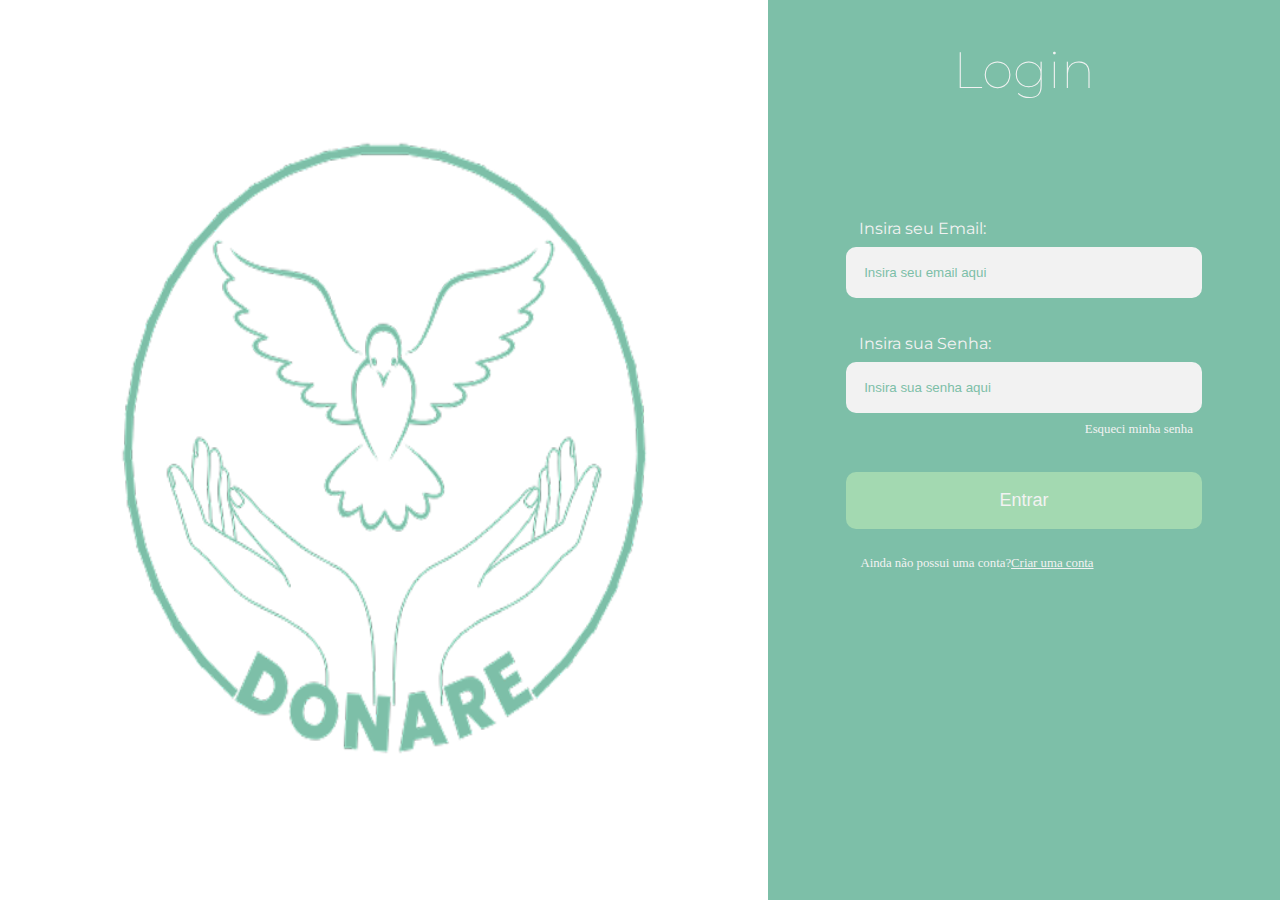
<file: frontend/pages/AdmPerfilInstituicao.html>
<!DOCTYPE html>
<html lang="pt-BR">
<head>
  <meta charset="UTF-8" />
  <meta name="viewport" content="width=device-width, initial-scale=1.0" />
  <title>Perfil - Donare</title>
  <link rel="icon" type="image/png" href="../img/icone.png">
  <link rel="stylesheet" href="../styles/main.css" />
  <link rel="stylesheet" href="../styles/header.css" />
  <link rel="stylesheet" href="../styles/AdmInstitutoUser.css" />
  <link rel="stylesheet" href="https://cdnjs.cloudflare.com/ajax/libs/font-awesome/6.5.0/css/all.min.css" />
</head>
<body>
  <div id="header-placeholder"></div>

  <div class="main-container">
    <div class="institution-profile-container">
      <section class="institution-details-section">
        <div class="institution-header">
          <h1 id="institutionName"></h1>
          <button id="btnEditInstitution" class="btn-follow-institution">editar</button>
        </div>
        <div class="institution-image-and-info-wrapper">
          <img id="institutionImage" src="" alt="Imagem da Instituição" class="institution-image"/>
          <div class="institution-info">
            <h3>Localização:</h3>
            <p id="institutionLocation"></p>
          </div>
        </div>
      </section>
      <aside class="campaigns-section">
        <h2>Campanhas:</h2>
        <div id="campaignsList" class="campaigns-grid"></div>
      </aside>
    </div>
  </div>

  <div id="modalInstitution" class="modal">
    <div class="modal-content">
      <button class="modal-close" onclick="fecharModalInstitution()">×</button>
      <h2 class="modal-title">Edite sua Instituição</h2>
      <form id="institutionEditForm" class="modal-form">
        <input type="hidden" id="enderecoId"/>
        <div class="form-grid">
          <div class="field"><label for="nome">Nome:</label><input id="nome" type="text"/></div>
          <div class="field"><label for="email">Email:</label><input id="email" type="email" readonly/></div>
          <div class="field"><label for="cpfOuCnpj">CPF/CNPJ:</label><input id="cpfOuCnpj" type="text" readonly/></div>
          <div class="field"><label for="rua">Rua:</label><input id="rua" type="text"/></div>
          <div class="field"><label for="numero">Número:</label><input id="numero" type="text"/></div>
          <div class="field"><label for="complemento">Complemento:</label><input id="complemento" type="text"/></div>
          <div class="field"><label for="bairro">Bairro:</label><input id="bairro" type="text"/></div>
          <div class="field"><label for="cidade">Cidade:</label><input id="cidade" type="text"/></div>
          <div class="field"><label for="estado">Estado (UF):</label><input id="estado" type="text" maxlength="2"/></div>
          <div class="field"><label for="cep">CEP:</label><input id="cep" type="text"/></div>
          <div class="field image-field">
            <label for="imagem">Alterar imagem:</label>
            <div class="image-preview-bg">
              <div class="image-preview-container" onclick="document.getElementById('imagem').click()">
                <img id="preview" alt="Preview da Instituição"/>
              </div>
            </div>
            <input id="imagem" type="file" accept="image/*" hidden onchange="previewImage(event)"/>
          </div>
        </div>
        <div class="modal-footer">
          <button type="button" class="btn-cancel" onclick="fecharModalInstitution()">Cancelar</button>
          <button type="button" id="btnChangePassword" class="btn-submit">Alterar Senha</button>
          <button type="submit" class="btn-submit">Concluir</button>
        </div>
      </form>
    </div>
  </div>

  <div id="modalSenhaConfirm" class="modal">
    <div class="modal-content">
      <button class="modal-close" onclick="fecharModalSenha()">×</button>
      <h2 class="modal-title">Confirme sua Senha</h2>
      <form id="senhaConfirmForm" class="modal-form">
        <div class="form-grid">
          <div class="field full-span">
            <label for="senhaAtualConfirm">Senha atual:</label>
            <input id="senhaAtualConfirm" type="password" required/>
          </div>
        </div>
        <div class="modal-footer">
          <button type="button" class="btn-cancel" onclick="fecharModalSenha()">Cancelar</button>
          <button type="submit" class="btn-submit">Confirmar</button>
        </div>
      </form>
    </div>
  </div>

  <div id="modalChangePassword" class="modal">
    <div class="modal-content">
      <button class="modal-close" id="closeChangePasswordModal">×</button>
      <h2 class="modal-title">Alterar Senha</h2>
      <form id="changePasswordForm" class="modal-form">
        <div class="form-grid">
          <div class="field full-span">
            <label for="inputOldPassword">Senha Atual:</label>
            <input id="inputOldPassword" type="password" required />
          </div>
          <div class="field full-span">
            <label for="inputNewPassword">Nova Senha:</label>
            <input id="inputNewPassword" type="password" required />
          </div>
        </div>
        <div class="modal-footer">
          <button type="button" class="btn-cancel" onclick="fecharModalChangePassword()">Cancelar</button>
          <button type="submit" class="btn-submit">Confirmar</button>
        </div>
      </form>
    </div>
  </div>

  <script src="../js/AdmPerfilInstituicao.js"></script>
  <script src="../js/header.js"></script>
</body>
</html>
</file>
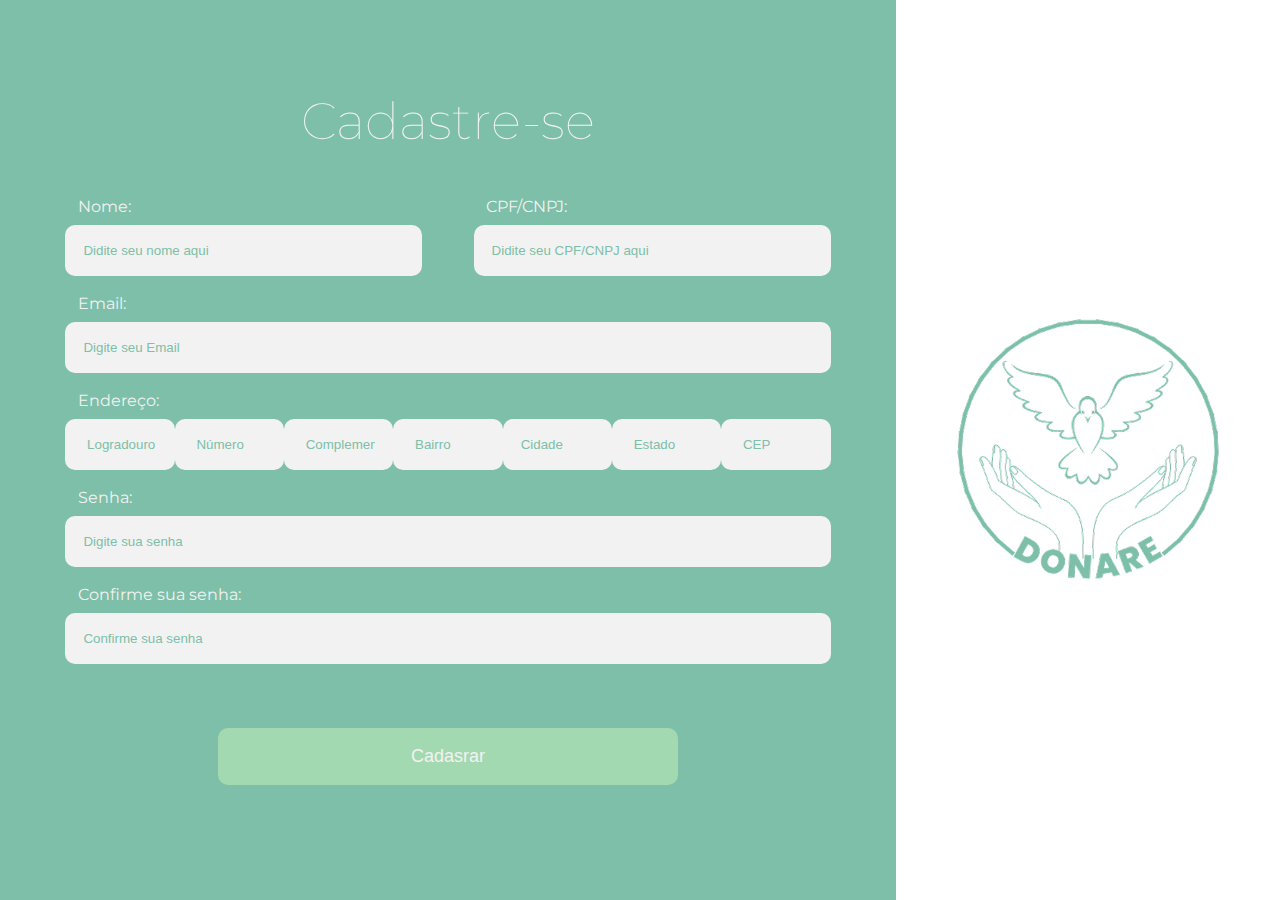
<file: frontend/pages/cadastro.html>
<!DOCTYPE html>
<html lang="pt-br">
<head>
    <meta charset="UTF-8">
    <meta name="viewport" content="width=device-width, initial-scale=1.0">
    <title>Cadastro - Donare</title>
    <link rel="stylesheet" href="../styles/main.css">
    <link rel="stylesheet" href="../styles/cadastro.css">
</head>
<body>
    <div class="container">
        <div class="lado-cadastro">
            <h2>Cadastre-se</h2>
            <form action="." method="post">
                <div class="nome-cpf">
                    <div>
                        <label for="nome" class="nome">Nome:</label>
                        <input type="text" id="nome" placeholder="Didite seu nome aqui" required>
                    </div>
                    <div>
                        <label for="cpf-cnpj" class="cpf-cnpj">CPF/CNPJ:</label>
                        <input type="text" id="cpf-cnpj" placeholder="Didite seu CPF/CNPJ aqui" required>
                    </div>
                </div>
                <label for="email" class="email">Email:</label>
                <input type="email" id="email" placeholder="Digite seu Email" required>

                <label>Endereço:</label>
                <div class="endereco">
                    <input type="text" id="logradouro" placeholder=" Logradouro" required>
                    <input type="text" id="numero" placeholder=" Número" required>
                    <input type="text" id="complemento" placeholder=" Complemento" required>
                    <input type="text" id="bairro" placeholder=" Bairro" required>
                    <input type="text" id="cidade" placeholder="Cidade" required>
                    <input type="text" id="estado" placeholder=" Estado" required>
                    <input type="text" id="cep" placeholder=" CEP" required>
                </div>


                <label for="senha" class="senha">Senha:</label>
                <input type="password" id="senha" placeholder="Digite sua senha" required>

                <label for="confirma-senha" class="confirma-senha">Confirme sua senha:</label>
                <input type="password" id="confirma-senha" placeholder="Confirme sua senha" required>

                <button type="submit">Cadasrar</button>
            </form>
        </div>
        <div class="lado-logo">
            <img src="../assets/logoDonareVerde.png" alt="Logo Donare" class="logo">
        </div>
    </div>
    <script src="../js/cadastro.js"></script>
</body>
</html>
</file>
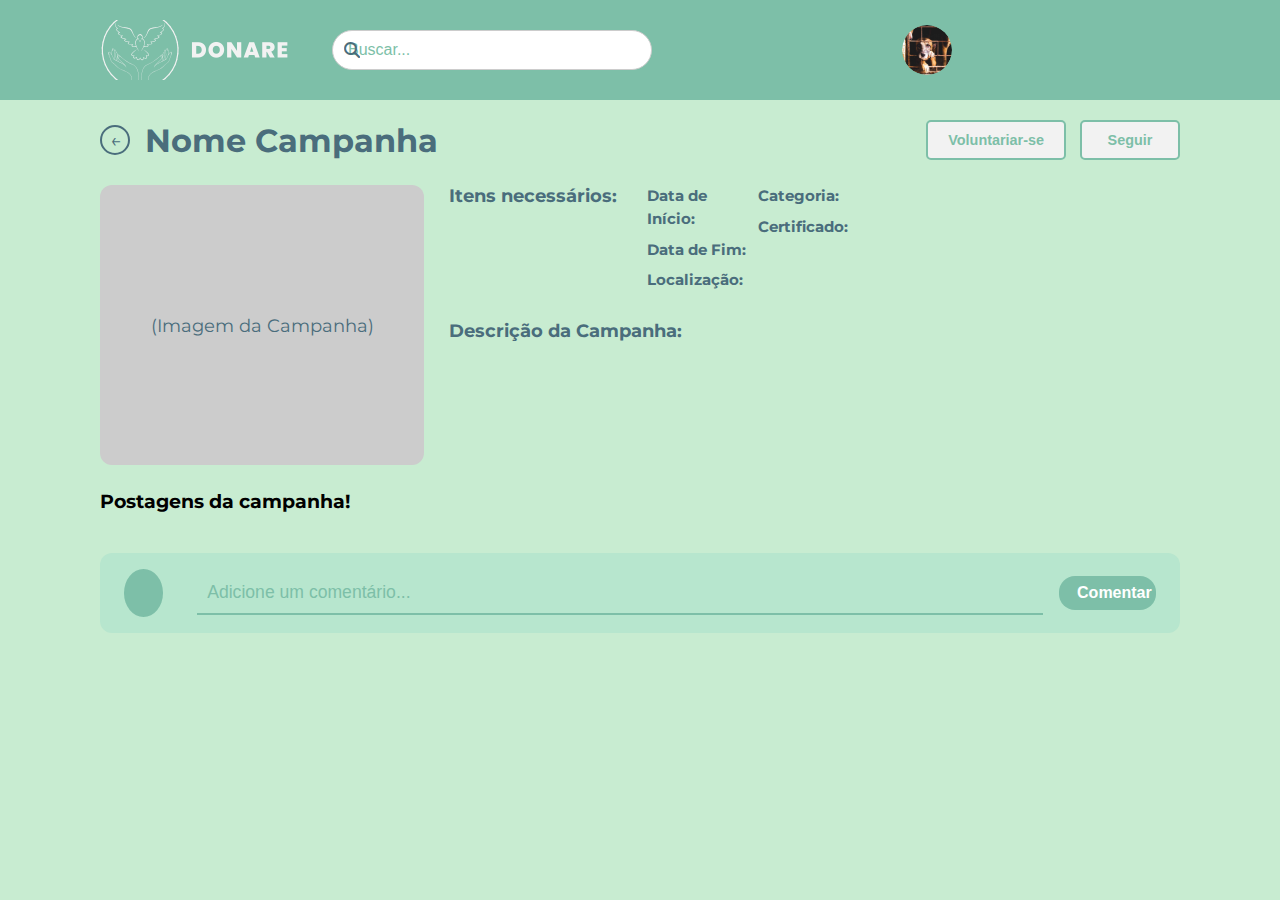
<file: frontend/pages/ComentariosDetalhes.html>
<!DOCTYPE html>
<html lang="pt-BR">

<head>
    <meta charset="UTF-8">
    <meta name="viewport" content="width=device-width, initial-scale=1.0">
    <title>Postagem - Donare</title>
    <link rel="icon" type="image/png" href="../img/icone.png">
    <link rel="stylesheet" href="../styles/header.css">
    <link rel="stylesheet" href="../styles/main.css">
    <link rel="stylesheet" href="../styles/ComentariosDetalhes.css">
    <link rel="stylesheet" href="https://cdnjs.cloudflare.com/ajax/libs/font-awesome/6.5.0/css/all.min.css" />

</head>

<body>
    <header>
        <div id="header-placeholder"></div>
    </header>

    <div class="container">
        <section class="campaign-title-section">
            <a href="#" class="back-button">&larr;</a>
            <h1 id="campaignNameHeader" class="campaign-name-header">Nome Campanha</h1>
            <div class="campaign-actions">
                <button class="btn-volunteer"><b>Voluntariar-se</b></button>
                <button class="btn-follow"><b>Seguir</b></button>
            </div>
        </section>

        <div class="campaign-content-wrapper">
            <div class="campaign-content-grid">
                <div class="campaign-image-placeholder">(Imagem da Campanha)</div>
                <div class="campaign-info-area">
                    <div class="info-top-row">
                        <div class="campaign-info-block">
                            <h3>Itens necessários:</h3>
                            <ul id="campaignItems"></ul>
                        </div>
                        <div class="campaign-info-block">
                            <div class="horario-block">
                                <p><span class="label">Data de Início:</span> <span id="campaignStartDate"></span></p>
                                <p><span class="label">Data de Fim:</span> <span id="campaignEndDate"></span></p>
                                <p><span class="label">Localização:</span> <span id="campaignLocation"></span></p>
                            </div>
                            <div class="categoria-block">
                                <p><span class="label">Categoria:</span> <span id="campaignCategory"></span></p>
                                <p><span class="label">Certificado:</span> <span id="campaignCertificate"></span></p>
                            </div>
                        </div>
                    </div>
                    <div class="campaign-description-block">
                        <h3>Descrição da Campanha:</h3>
                        <p id="campaignDescriptionText"></p>
                    </div>
                </div>
            </div>
        </div>

        <section id="campaignPostsSection">
            <h3>Postagens da campanha!</h3>
            <div class="posts-list"></div>
        </section>

        <section class="comments-section">
            <form id="addCommentForm" class="add-comment">
                <div class="comment-user-avatar"></div>
                <input type="text" id="newCommentInput" placeholder="Adicione um comentário...">
                <button type="submit">Comentar</button>
            </form>
            <div id="commentsList" class="comments-list"></div>
        </section>
    </div>
    <script src="../js/header.js"></script>
    <script src="../js/ComentariosDetalhes.js"></script>
</body>

</html>
</file>
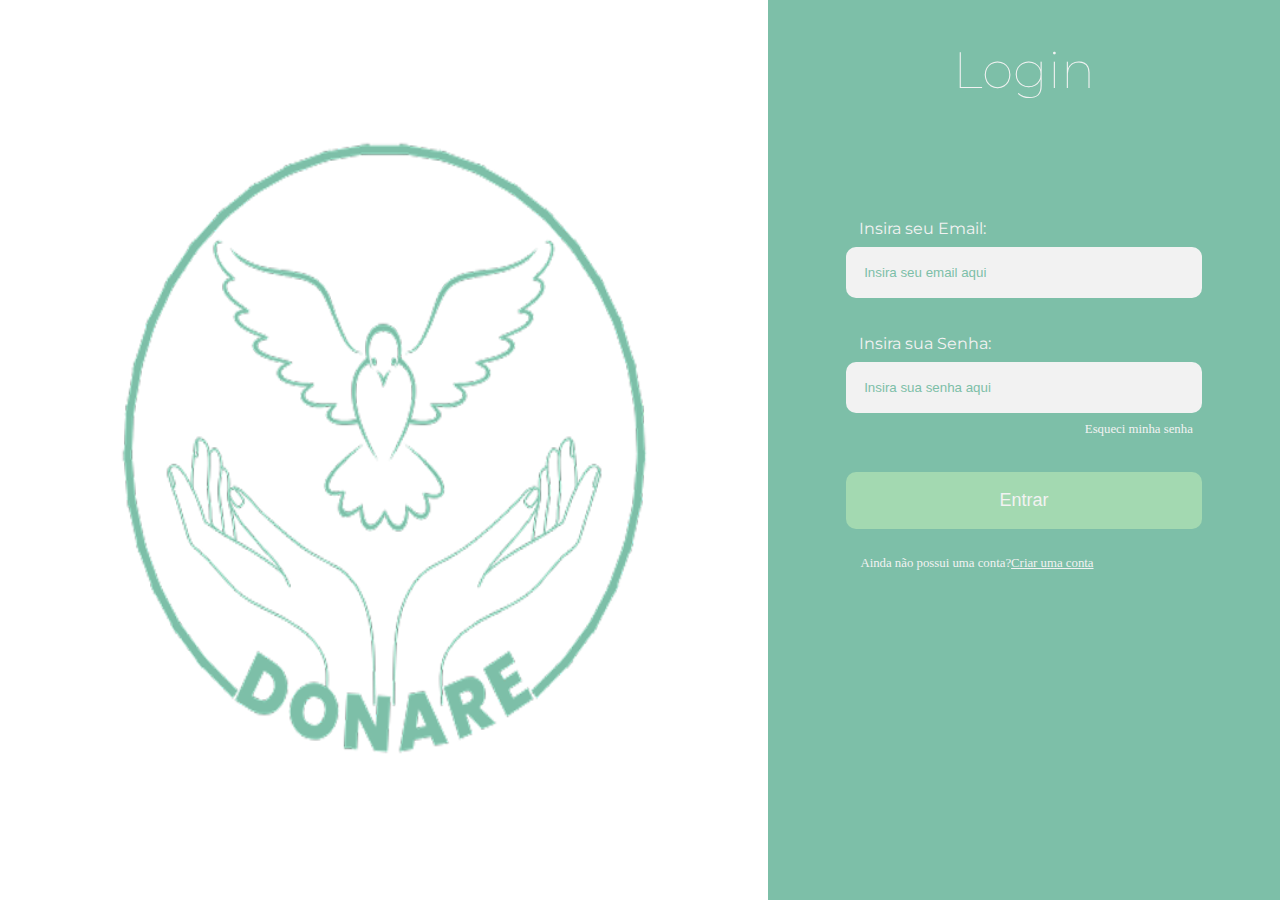
<file: frontend/pages/inicio.html>
<!DOCTYPE html>
<html lang="pt-br">

<head>
    <meta charset="UTF-8">
    <meta name="viewport" content="width=device-width, initial-scale=1.0">
    <title>Página Inicial</title>
    <link rel="icon" type="image/png" href="../img/icone.png">
    <link rel="stylesheet" href="../styles/header.css">
    <link rel="stylesheet" href="../styles/main.css">
    <link rel="stylesheet" href="../styles/inicio.css">
    <link rel="stylesheet" href="https://cdnjs.cloudflare.com/ajax/libs/font-awesome/6.5.0/css/all.min.css" />

</head>

<body>
   <div id="header-placeholder"></div>
    <div class="main-container">
        <aside>
            <h2> Para você </h2>
            <h3> Campanhas seguidas </h3>
            <ul id="campanhas-seguidas"></ul>

            <h3> Campanhas próximas </h3>
            <ul id="campanhas-proximas"></ul>
        </aside>

        <main>

        </main>
    </div>

    <script type="module" src="../js/header.js"></script>
    <script type="module" src="../js/inicio.js"></script>
</body>

</html>
</file>
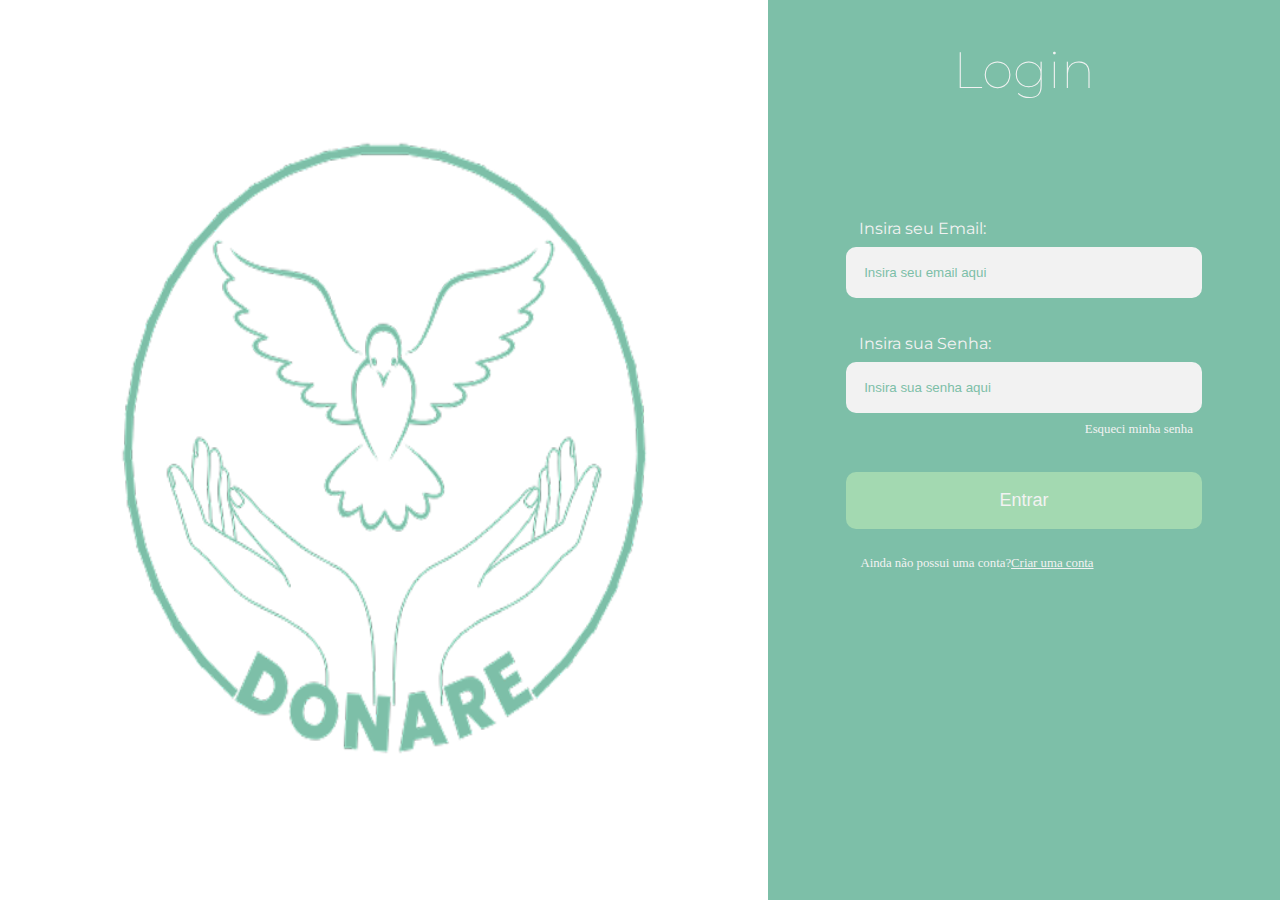
<file: frontend/pages/inicioAdm.html>
<!DOCTYPE html>
<html lang="pt-BR">

<head>
    <meta charset="UTF-8">
    <meta name="viewport" content="width=device-width, initial-scale=1.0">
    <title>Dashboard - Donare</title>
    <link rel="icon" type="image/png" href="../img/icone.png">
    <link rel="stylesheet" href="../styles/header.css">
    <link rel="stylesheet" href="../styles/inicioAdm.css">
    <link rel="stylesheet" href="https://cdnjs.cloudflare.com/ajax/libs/font-awesome/6.5.0/css/all.min.css" />

</head>

<body>
    <header>
        <div id="header-placeholder"></div>
    </header>
    <main class="painel-principal">
        <div class="secao-painel">
            <h2>Novas Campanhas</h2>
            <div class="cartao-nova-campanha">
                <button class="btn-criar-campanha" onclick="criarNovaCampanha()">
                    <div class="circulo-mais">
                        <div class="icone-mais">+</div>
                    </div>
                    <span>Criar Nova Campanha</span>
                </button>
            </div>
        </div>

        <div class="secao-painel">
            <h2>Campanhas ativas</h2>
            <div class="container-campanhas" id="campanhasAtivas">

            </div>
        </div>

        <div class="secao-painel">
            <h2>Histórico de Campanhas</h2>
            <div class="container-campanhas" id="campanhasExpiradas">

            </div>
        </div>
    </main>

    <div id="modalCampanha" class="modal-overlay">
        <div class="modal-content">
            <div class="modal-header">
                <h2>Cadastre sua Campanha</h2>
                <button class="btn-fechar-modal" onclick="fecharModal()">×</button>
            </div>

            <div class="form-grid">
                <div class="form-field">
                    <label>Nome da Campanha:</label>
                    <input type="text" id="nomeCampanha">
                </div>

                <div class="form-field">
                    <label>Certificados a serem disponibilizados:</label>
                    <select id="certificados">
                        <option value="">Selecione o tipo de certificado</option>
                        <option value="fulano">Certificado de alguma coisa</option>
                        <option value="siclano">Certificado de outra coisa</option>
                    </select>
                </div>

                <div class="form-field">
                    <label>Necessidades para o Evento:</label>
                    <button type="button" class="btn-necessidades" onclick="abrirModalNecessidades()">
                        <span id="textoNecessidades">Adicionar necessidades</span>
                        <span class="seta-necessidades">→</span>
                    </button>
                </div>
                <div class="form-field">
                    <label>Rua do Evento:</label>
                    <input type="text" id="logradouro">
                </div>
                <div class="form-field">
                    <label>Número do Evento:</label>
                    <input type="text" id="numero">
                </div>
                <div class="form-field">
                    <label>Bairro do Evento:</label>
                    <input type="text" id="bairro">
                </div>

<!-- certiicado - tipo certificado
    categoria - categorias -->

                <div class="form-field">
                    <label>Cidade do Evento:</label>
                    <input type="text" id="cidade">
                </div>

                <div class="form-field">
                    <label>Categoria da Campanha:</label>
                    <select id="categoriaCampanha">
                        <option value="">Selecione a categoria</option>
                        <option value="a">sijfosaglag</option>
                        <option value="b">asfaesfcaf</option>
                    </select>
                </div>

                <div class="form-field upload-field">
                    <label>Adicionar imagem:</label>
                    <div class="upload-area" onclick="abrirSeletorArquivo()">
                        <div class="upload-circle">+</div>
                    </div>
                    <input type="file" id="arquivoImagem" accept="image/*" style="display: none;">
                </div>

                <div class="form-field">
                    <label>Data de Início:</label>
                    <input type="date" id="dataInicio">
                </div>

                <div class="form-field">
                    <label>Data Final:</label>
                    <input type="date" id="dataFinal">
                </div>

                <div class="form-field description-field">
                    <label>Descrição da Campanha:</label>
                    <textarea id="descricaoCampanha" rows="6"></textarea>
                </div>
            </div>

            <div class="modal-buttons">
                <button class="btn-cancelar" onclick="fecharModal()">Cancelar</button>
                <button class="btn-concluir" onclick="salvarCampanha()">Concluir</button>
            </div>
        </div>
    </div>

    <div id="modalNecessidades" class="modal-overlay">
        <div class="modal-necessidades">
            <div class="header-necessidades">
                <h3>Gerenciar Necessidades do Evento</h3>
                <button class="btn-fechar-necessidades" onclick="fecharModalNecessidades()">×</button>
            </div>

            <div class="corpo-necessidades">
                <div class="lista-necessidades" id="listaNecessidades">
                </div>

                <div class="adicionar-item" id="formAdicionarItem">
                    <div class="linha-inputs">
                        <input type="text" id="nomeItemModal" placeholder="Nome do item (ex: Arroz)" class="input-item">
                        <input type="number" id="quantidadeItemModal" placeholder="Quantidade" class="input-qtd"
                            min="1">
                        <select id="formatoItemModal" class="input-formato">
                            <option value="kg">Kg</option>
                            <option value="unidades">Unidades</option>
                            <option value="litros">Litros</option>
                        </select>
                    </div>
                    <button type="button" class="btn-adicionar" id="btnAdicionarItem"
                        onclick="adicionarItemModal()">Adicionar</button>
                </div>
            </div>

            <div class="footer-necessidades">
                <button class="btn-cancelar-necessidades" onclick="fecharModalNecessidades()">Cancelar</button>
                <button class="btn-salvar-necessidades" onclick="salvarNecessidades()">Salvar Lista</button>
            </div>
        </div>
    </div>

    <script type="module" src="../js/header.js"></script>
    <script src="../js/inicioAdm.js"></script>
</body>

</html>
</file>
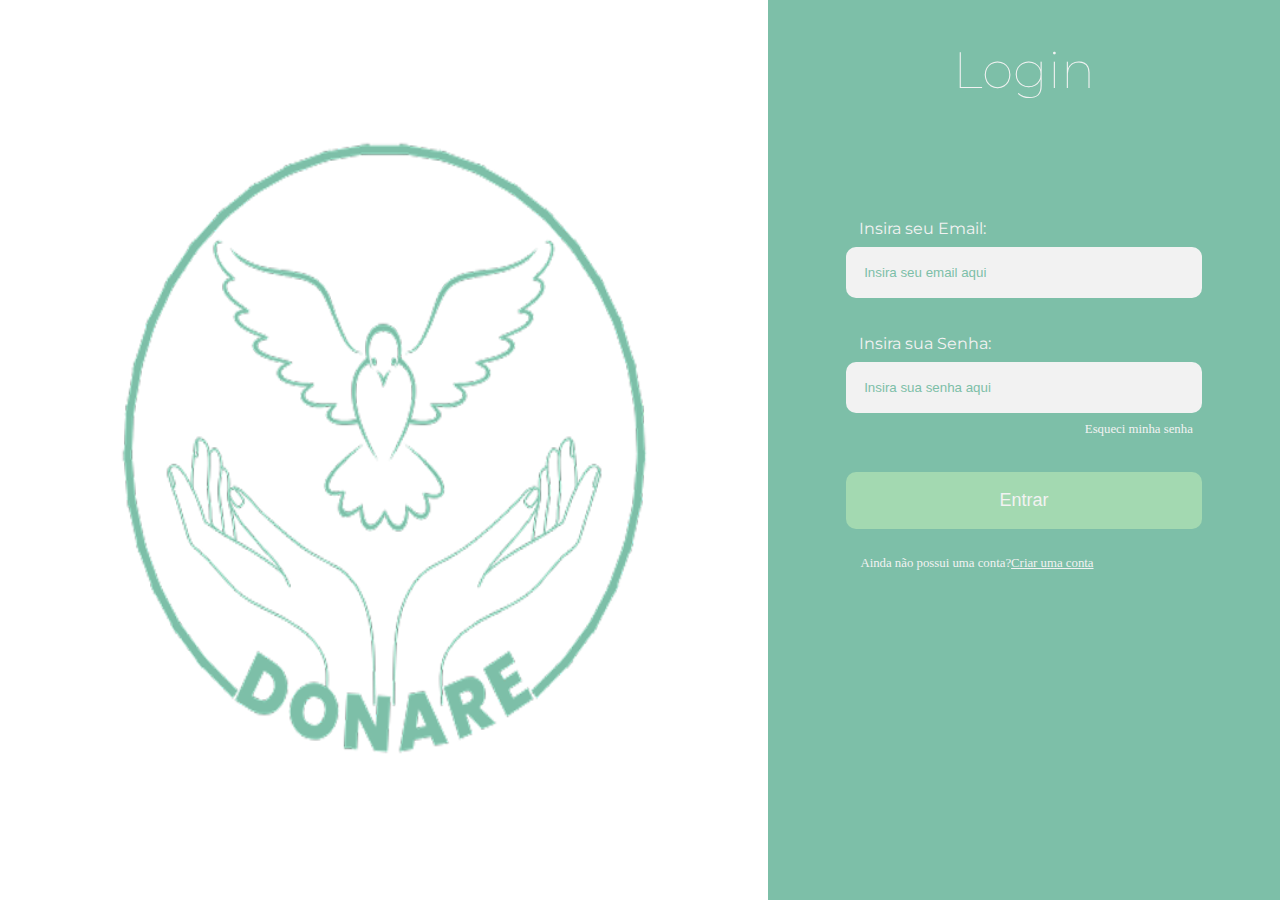
<file: frontend/pages/login.html>
<!DOCTYPE html>
    <html lang="pt-br">
    <head>
        <meta charset="UTF-8">
        <meta name="viewport" content="width=device-width, initial-scale=1.0">
        <title>Login - Donare</title>
        <link rel="icon" type="image/png" href="../img/icone.png">
        <link rel="stylesheet" href="../styles/main.css">
        <link rel="stylesheet" href="../styles/login.css">
    </head>
    <body>
        <div class="container">
            <div class="lado-logo">
                <img src="../assets/logoDonareVerde.png" alt="Logo Donare" class="logo">
            </div>

            <div class="lado-form">
                <h2>Login</h2>
                <form id="form" novalidate>
                    <label for="email">Insira seu Email:</label>
                    <input id="email" type="text" placeholder="Insira seu email aqui" required>

                    <label for="senha">Insira sua Senha:</label>
                    <input id="senha" type="password" placeholder="Insira sua senha aqui" required>

                    <a href="#">Esqueci minha senha</a>
                    <button type="submit"> Entrar</button>
                </form>

                <p class="registro">
                    Ainda não possui uma conta? <a href="./cadastro.html"> Criar uma conta</a>
                </p>

            </div>
        </div>
        <script type="module" src="../js/login.js"></script>
    </body>
</html>
</file>
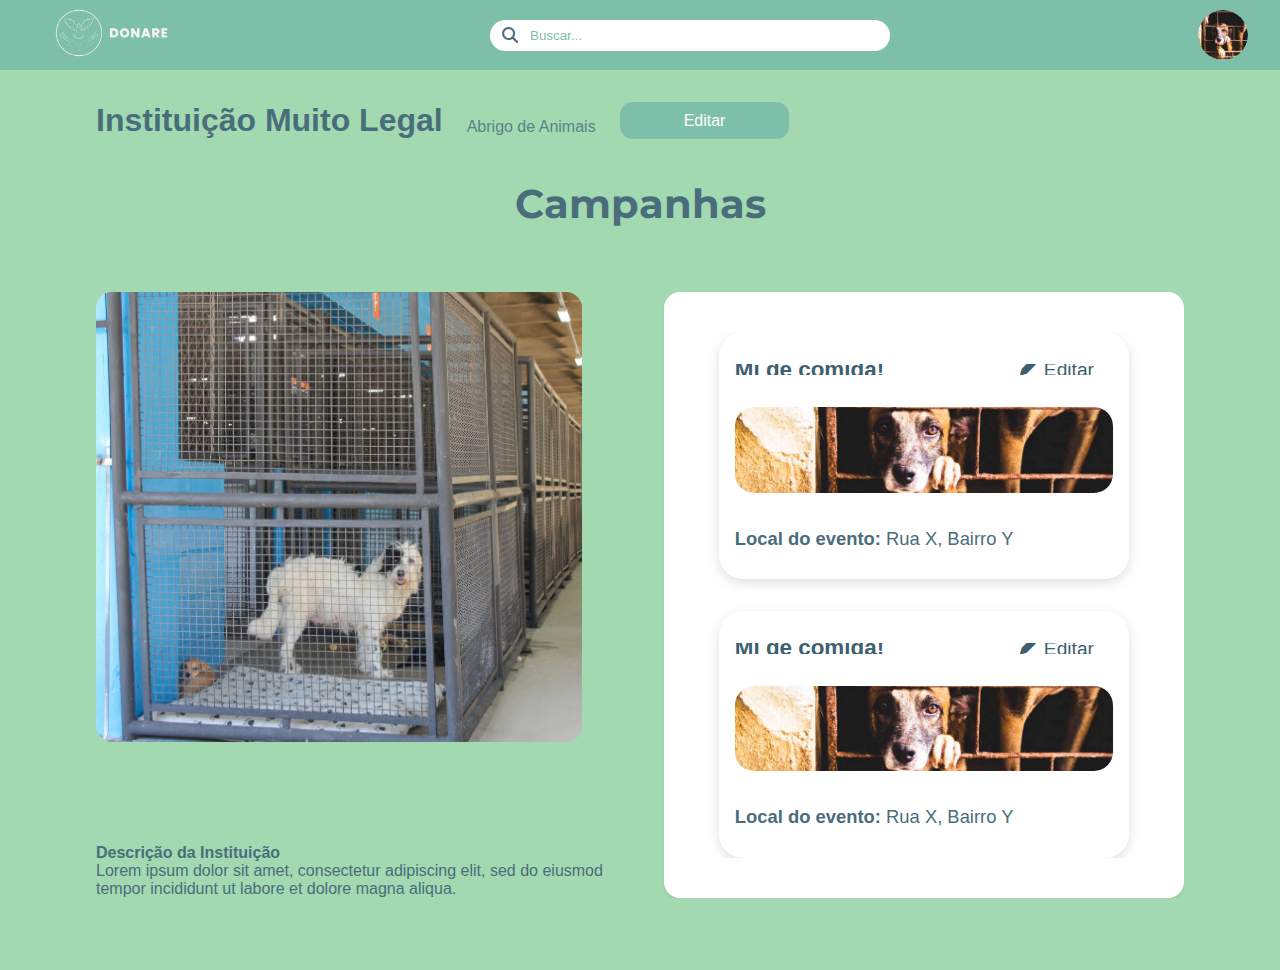
<file: frontend/pages/PerfilInstituicao.html>
<!DOCTYPE html>
<html lang="en">

<head>
    <meta charset="UTF-8">
    <meta name="viewport" content="width=device-width, initial-scale=1.0">
    <title>Perfil da Instituição</title>
    <link rel="stylesheet" href="../styles/header.css">
    <link rel="stylesheet" href="../styles/main.css">
    <link rel="stylesheet" href="https://cdnjs.cloudflare.com/ajax/libs/font-awesome/6.5.0/css/all.min.css">
    <link rel="stylesheet" href="../styles/PerfilInstituicao.css">
</head>

<body>

    <div id="header-placeholder"></div>

    <main class="institution-container">
        <!-- Cabeçalho da instituição -->
        <section class="institution-header">
            <div class="institution-header-row">
                <div class="institution-title-group">
                    <h1 class="institution-name">Instituição Muito Legal</h1>
                    <span class="institution-type">Abrigo de Animais</span>
                    <button class="btn-edit" onclick="abrirModalInstitution()">Editar</button>
                </div>
            </div>
            <h2 class="campaigns-title">Campanhas</h2>
        </section>

        <section class="institution-content">
            <!-- Coluna esquerda: informações da instituição -->
            <div class="institution-left">
                <div class="institution-main-info">
                    <img src="../img/instituicao.jpg" alt="Foto da instituição" class="institution-img">
                    <div class="institution-info">
                        <div class="info-block">
                            <strong>Localização:</strong><br>
                            Rua Selverino Kubicheck<br>
                            Bairro Centro<br>
                            Dois Vizinhos
                        </div>
                        <div class="info-block">
                            <strong>Horário de Funcionamento:</strong><br>
                            9:00 – 12:00<br>
                            13:00 – 18:00
                        </div>
                        <div class="info-block">
                            <strong>Tipo de Doações Aceitas:</strong><br>
                            Ração, Roupas
                        </div>
                    </div>
                </div>
                <div class="institution-description">
                    <p><strong>Descrição da Instituição</strong></p>
                    <p>
                        Lorem ipsum dolor sit amet, consectetur adipiscing elit, sed do eiusmod tempor incididunt ut
                        labore et dolore magna aliqua.
                    </p>
                </div>
            </div>

            <!-- Coluna direita: campanhas -->
            <div class="institution-campaigns">
                <div class="campaign-list">
                    <!-- Cards de campanha aqui -->
                    <div class="campaign-card">
                        <div class="campaign-header">
                            <span class="campaign-label">Mi de comida!</span>
                            <button class="btn-campaign-edit"><i class="fas fa-pen"></i> Editar</button>
                        </div>
                        <img src="../img/cachorro.jpg" alt="Campanha" class="campaign-img">
                        <div class="campaign-details">
                            <p><strong>Local do evento:</strong> Rua X, Bairro Y</p>
                            <p><strong>Data de início:</strong> XX/XX</p>
                            <p><strong>Data de fim:</strong> XX/XX</p>
                        </div>
                    </div>
                    <div class="campaign-card">
                        <div class="campaign-header">
                            <span class="campaign-label">Mi de comida!</span>
                            <button class="btn-campaign-edit"><i class="fas fa-pen"></i> Editar</button>
                        </div>
                        <img src="../img/cachorro.jpg" alt="Campanha" class="campaign-img">
                        <div class="campaign-details">
                            <p><strong>Local do evento:</strong> Rua X, Bairro Y</p>
                            <p><strong>Data de início:</strong> XX/XX</p>
                            <p><strong>Data de fim:</strong> XX/XX</p>
                        </div>
                    </div>
                    <!-- Repita .campaign-card quantas vezes quiser -->
                </div>
            </div>
        </section>
    </main>

    <!-- Modal de edição da instituição -->
    <div id="modalInstitution" class="modal">
        <div class="modal-content">
            <span class="modal-close" onclick="fecharModalInstitution()">&times;</span>
            <h2 class="modal-title">Edite sua Instituição</h2>
            <form class="modal-form">
                <div class="form-grid">
                    <div class="form-group">
                        <label for="nome">Nome</label>
                        <input type="text" id="nome" value="Instituição Muito Legal">
                    </div>
                    <div class="form-group">
                        <label for="rua">Rua</label>
                        <input type="text" id="rua" value="Selverino Kubicheck">
                    </div>
                    <div class="form-group">
                        <label for="bairro">Bairro</label>
                        <input type="text" id="bairro" value="Centro">
                    </div>
                    <div class="form-group">
                        <label for="cidade">Cidade</label>
                        <input type="text" id="cidade" value="Dois Vizinhos">
                    </div>
                    <div class="form-group">
                        <label for="horario">Horário de Funcionamento</label>
                        <input type="text" id="horario" value="9:00 – 12:00 / 13:00 – 18:00">
                    </div>
                    <div class="form-group">
                        <label for="tipos">Tipos de Doações Aceitas</label>
                        <select id="tipos" multiple>
                            <option selected>Roupas</option>
                            <option selected>Ração</option>
                        </select>
                    </div>
                    <div class="form-group">
                        <label for="tipoInst">Tipo de Instituição</label>
                        <select id="tipoInst">
                            <option>Abrigo de Animais</option>
                            <option>Banco de Alimentos</option>
                        </select>
                    </div>
                    <div class="form-group">
                        <label for="imagem">Alterar imagem</label>
                        <input type="file" id="imagem" accept="image/*">
                    </div>
                    <div class="form-group fullwidth">
                        <label for="descricao">Descrição do Abrigo</label>
                        <textarea id="descricao">Lorem ipsum dolor sit amet, consectetur adipiscing elit...</textarea>
                    </div>
                </div>
                <div class="modal-footer">
                    <button type="button" class="btn-cancelar" onclick="fecharModalInstitution()">Cancelar</button>
                    <button type="submit" class="btn-confirmar">Concluir</button>
                </div>
            </form>
        </div>
    </div>

    <script src="../js/header.js"></script>
    <script scr="../js/PerfilInstituicao.js"></script>
</body>

</html>
</file>
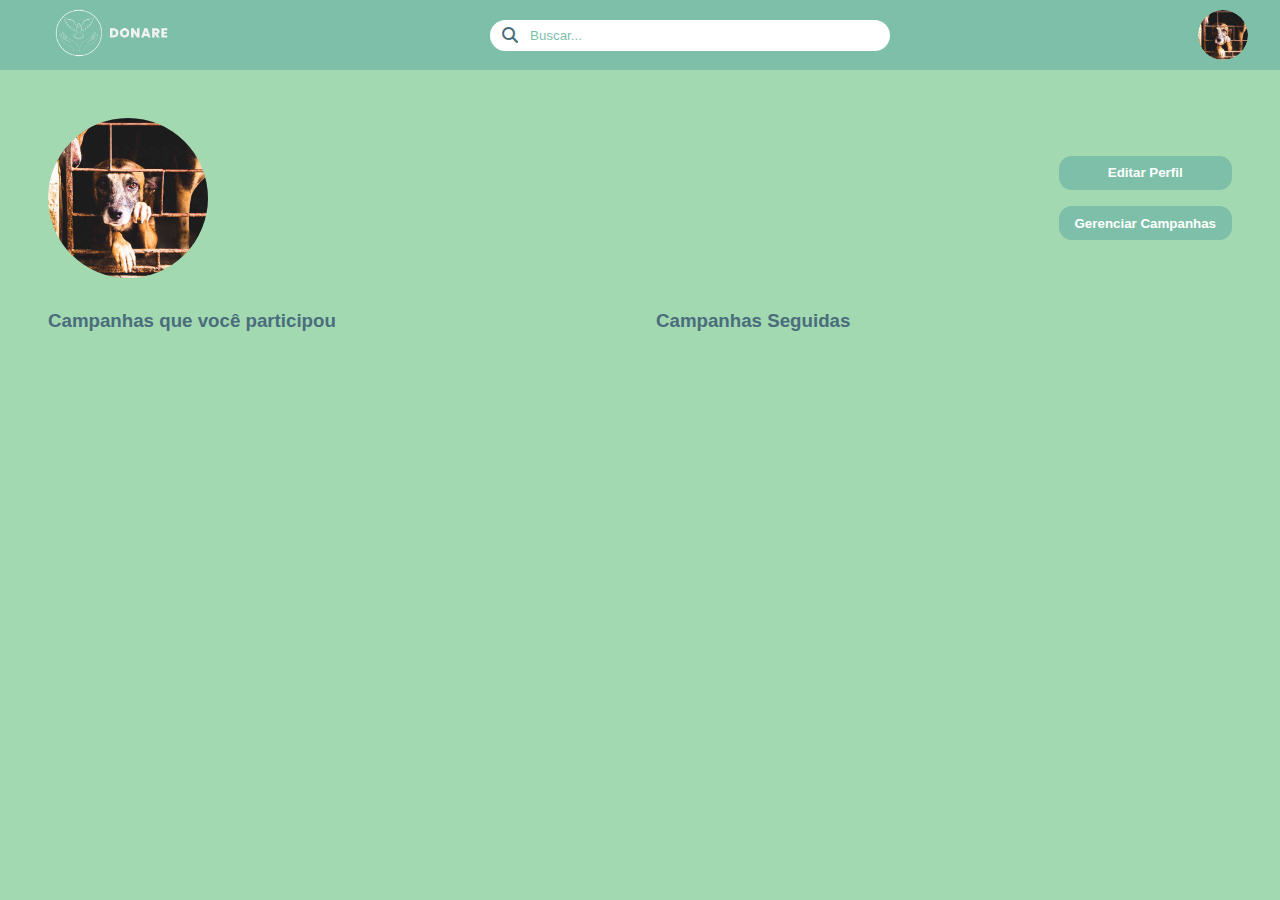
<file: frontend/pages/perfilUser.html>
<!DOCTYPE html>
<html lang="pt-BR">
<head>
  <meta charset="UTF-8" />
  <meta name="viewport" content="width=device-width, initial-scale=1.0"/>
  <title>Perfil - Donare</title>
  <link rel="icon" type="image/png" href="../img/icone.png">
  <link rel="stylesheet" href="../styles/header.css">
  <link rel="stylesheet" href="../styles/main.css">
  <link rel="stylesheet" href="../styles/perfilUser.css">
  <link rel="stylesheet" href="https://cdnjs.cloudflare.com/ajax/libs/font-awesome/6.5.0/css/all.min.css" />
</head>
<body>
  <div id="header-placeholder"></div>

  <main class="profile-container">
    <div class="profile-header">
      <section class="user-info">
        <img id="profileImg" src="../img/cachorro.jpg" alt="Foto de perfil" class="profile-img">
        <div class="user-details">
          <h1 id="userName"></h1>
          <p id="userEmail"></p>
          <p id="userCityState"></p>
        </div>
      </section>
      <div class="floating-buttons">
        <button id="editProfileBtn" class="edit-button">Editar Perfil</button>
        <button id="manageCampaignsBtn" class="edit-button">Gerenciar Campanhas</button>
      </div>
    </div>

    <section class="grid-content">
      <div class="card-section">
        <h3>Campanhas que você participou</h3>
        <ul class="card-list" id="donatedCampaigns"></ul>
      </div>
      <div class="card-section">
        <h3>Campanhas Seguidas</h3>
        <ul class="card-list" id="followedCampaigns"></ul>
      </div>
    </section>
  </main>

  <div id="modal" class="modal">
    <div class="modal-content">
      <span id="closeModal" class="modal-close">&times;</span>
      <form id="profileForm">

        <input type="hidden" id="inputEnderecoId" name="endereco.id" />

        <div class="modal-body">
          <div class="modal-left">
            <div class="avatar-container">
              <img id="avatarIcon" class="avatar-icon" src="../img/cachorro.jpg" alt="Preview do avatar" />
              <button type="button" class="btn-alterar-foto" onclick="document.getElementById('inputAvatar').click()">
                Alterar Foto
              </button>
              <input type="file" id="inputAvatar" accept="image/*" style="display:none" />
            </div>
            <label for="inputCpf">CPF/CNPJ:</label>
            <input type="text" id="inputCpf" disabled>

            <label>Senha:</label>
            <input type="password" id="displayPassword" value="*******" disabled>
            <button type="button" class="btn-alterar-senha" onclick="abrirModalSenha()">
              Alterar Senha
            </button>
          </div>
          <div class="modal-right">
            <div class="field full">
              <label for="inputEmail">Email:</label>
              <input type="email" id="inputEmail" required>
            </div>
            <div class="field full">
              <label for="inputName">Nome:</label>
              <input type="text" id="inputName" required>
            </div>
            <div class="field full">
              <label for="inputLogradouro">Logradouro:</label>
              <input type="text" id="inputLogradouro" required>
            </div>
            <div class="field full">
              <label for="inputNumero">Número:</label>
              <input type="text" id="inputNumero" required>
            </div>
            <div class="field full">
              <label for="inputBairro">Bairro:</label>
              <input type="text" id="inputBairro" required>
            </div>
            <div class="field half">
              <label for="inputComplemento">Complemento:</label>
              <input type="text" id="inputComplemento">
            </div>
            <div class="field half">
              <label for="inputCep">CEP:</label>
              <input type="text" id="inputCep">
            </div>
            <div class="field half">
              <label for="inputCidade">Cidade:</label>
              <input type="text" id="inputCidade" required>
            </div>
            <div class="field half">
              <label for="inputUf">Estado (UF):</label>
              <input type="text" id="inputUf" maxlength="2" required>
            </div>
          </div>
        </div>
        <div class="modal-footer">
          <button type="button" id="cancelModal" class="btn-cancelar">Cancelar</button>
          <button type="submit" class="btn-confirmar">Concluir</button>
        </div>
      </form>
    </div>
  </div>

  <div id="modalSenha" class="modal">
    <div class="modal-content" style="max-width:400px;">
      <span id="closeModalSenha" class="modal-close">&times;</span>
      <form id="passwordForm">
        <h3 style="text-align:center; margin-bottom:1rem;">Alterar Senha</h3>
        <label for="inputOldPass">Senha atual:</label>
        <input type="password" id="inputOldPass" required>
        <label for="inputNewPass">Nova senha:</label>
        <input type="password" id="inputNewPass" required>
        <div class="modal-footer">
          <button type="button" class="btn-cancelar" onclick="fecharModalSenha()">Cancelar</button>
          <button type="submit" class="btn-confirmar">Confirmar</button>
        </div>
      </form>
    </div>
  </div>

  <div id="modalConfirmSenha" class="modal">
    <div class="modal-content" style="max-width:400px;">
      <span id="closeModalConfirmSenha" class="modal-close">&times;</span>
      <form id="confirmPasswordForm">
        <h3 style="text-align:center; margin-bottom:1rem;">Confirme sua senha</h3>
        <label for="inputConfirmSenha">Senha atual:</label>
        <input type="password" id="inputConfirmSenha" required />
        <div class="modal-footer">
          <button type="button" class="btn-cancelar" onclick="fecharModalConfirmSenha()">Cancelar</button>
          <button type="submit" class="btn-confirmar">Confirmar</button>
        </div>
      </form>
    </div>
  </div>

  <script defer src="../js/header.js"></script>
  <script defer src="../js/perfilUser.js"></script>
</body>
</html>
</file>
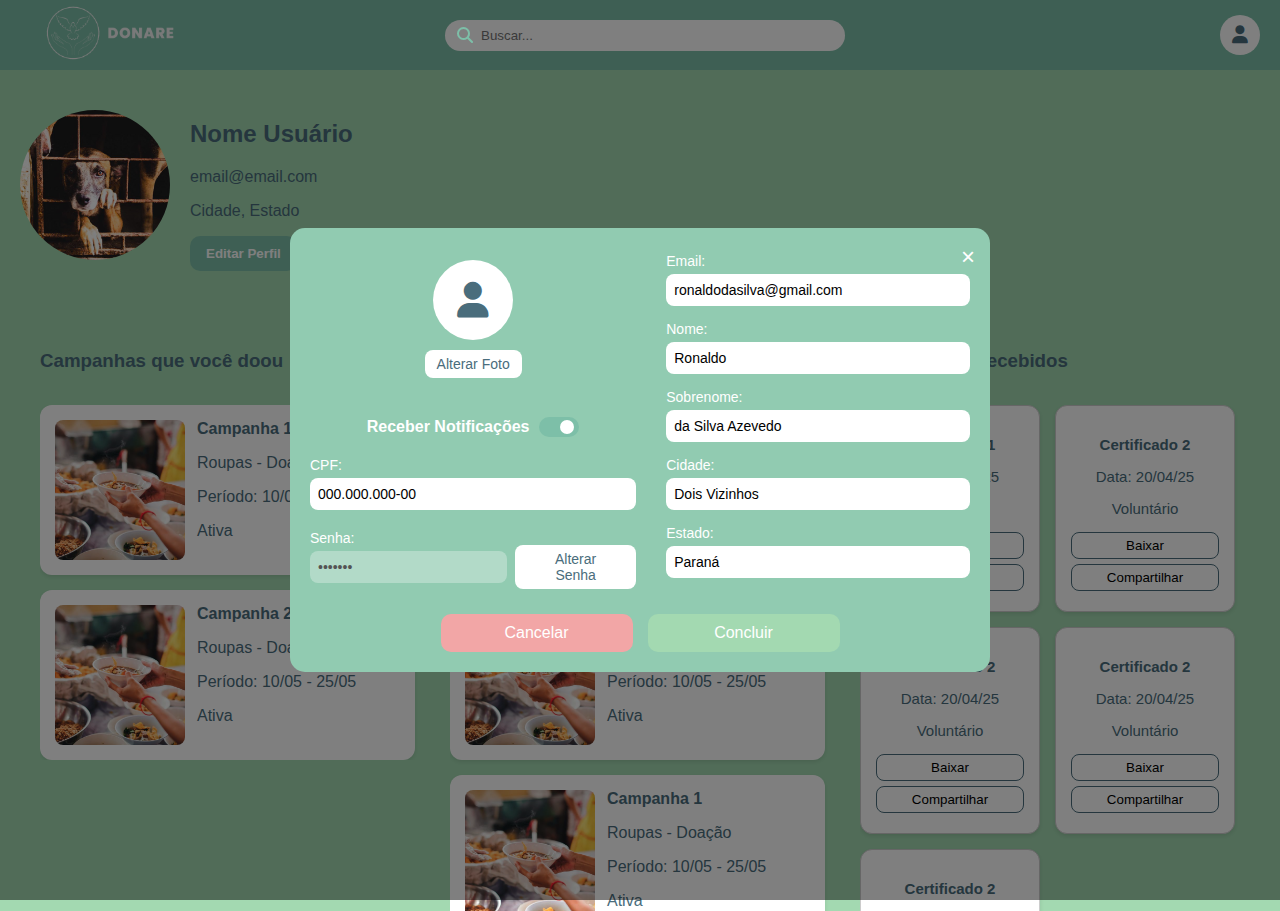
<file: frontend/user/perfilUser.html>
<!DOCTYPE html>
<html lang="pt-BR">
<head>
  <meta charset="UTF-8" />
  <meta name="viewport" content="width=device-width, initial-scale=1.0"/>
  <title>Donare - Perfil</title>
  <link rel="stylesheet" href="https://cdnjs.cloudflare.com/ajax/libs/font-awesome/6.5.0/css/all.min.css">
  <link rel="stylesheet" href="perfilUser.css" />
</head>
<body>
  <header class="navbar">

    <div class="logo">
      <img src="../img/LogoEscritaDonare.png" alt="Logo Donare">
    </div>

    <div class="search-container">
        <i class="fas fa-search search-icon"></i>
         <input type="text" class="search-bar" placeholder="Buscar...">
    </div>


    <div class="profile-icon">
      <button class="user-button">
        <i class="fas fa-user"></i>
      </button>
    </div>
  </header>

  <main class="profile-container">
    <section class="user-info">
      <img src="../img/cachorro.jpg" alt="Foto de perfil" class="profile-img"/>
      <div class="user-details">
        <h2 class="user-name">Nome Usuário</h2>
        <p class="user-email">email@email.com</p>
        <p class="user-location">Cidade, Estado</p>
        <button onclick="abrirModal()" class="edit-button">Editar Perfil</button>
      </div>
    </section>

    <section class="grid-content">
      
      <div class="card-section">
        <h3>Campanhas que você doou</h3>
        <div class="card-list">
          <div class="campanha-card">
            <img src="../img/alimento.jpg" alt="Imagem Campanha">
            <div>
              <strong>Campanha 1</strong>
              <p>Roupas - Doação</p>
              <p>Período: 10/05 - 25/05</p>
              <p>Ativa</p>
            </div>
          </div>
          <div class="campanha-card">
            <img src="../img/alimento.jpg" alt="Imagem Campanha">
            <div>
              <strong>Campanha 2</strong>
              <p>Roupas - Doação</p>
              <p>Período: 10/05 - 25/05</p>
              <p>Ativa</p>
            </div>
          </div>
        </div>
      </div>

      <div class="card-section">
        <h3>Campanhas Seguidas</h3>
        <div class="card-list">
          <div class="campanha-card">
            <img src="../img/alimento.jpg" alt="Imagem Campanha">
            <div>
              <strong>Campanha 1</strong>
              <p>Roupas - Doação</p>
              <p>Período: 10/05 - 25/05</p>
              <p>Ativa</p>
            </div>
          </div>
          <div class="campanha-card">
            <img src="../img/alimento.jpg" alt="Imagem Campanha">
            <div>
              <strong>Campanha 1</strong>
              <p>Roupas - Doação</p>
              <p>Período: 10/05 - 25/05</p>
              <p>Ativa</p>
            </div>
          </div>
          <div class="campanha-card">
            <img src="../img/alimento.jpg" alt="Imagem Campanha">
            <div>
              <strong>Campanha 1</strong>
              <p>Roupas - Doação</p>
              <p>Período: 10/05 - 25/05</p>
              <p>Ativa</p>
            </div>
          </div>
          
        </div>
      </div>

      <div class="card-section">
        <h3>Certificados Recebidos</h3>
        <div class="certificados">
          <div class="certificado-card">
            <p><strong>Certificado 1</strong></p>
            <p>Data: 20/04/25</p>
            <p>Voluntário</p>
              <button onclick="baixarCertificado('cert1.pdf')">Baixar</button>
              <button onclick="compartilharCertificado('cert1')">Compartilhar</button>
          </div>
          <div class="certificado-card">
            <p><strong>Certificado 2</strong></p>
            <p>Data: 20/04/25</p>
            <p>Voluntário</p>
              <button onclick="baixarCertificado('cert1.pdf')">Baixar</button>
              <button onclick="compartilharCertificado('cert1')">Compartilhar</button>
          </div>
          <div class="certificado-card">
            <p><strong>Certificado 2</strong></p>
            <p>Data: 20/04/25</p>
            <p>Voluntário</p>
              <button onclick="baixarCertificado('cert1.pdf')">Baixar</button>
              <button onclick="compartilharCertificado('cert1')">Compartilhar</button>
          </div>
          <div class="certificado-card">
            <p><strong>Certificado 2</strong></p>
            <p>Data: 20/04/25</p>
            <p>Voluntário</p>
              <button onclick="baixarCertificado('cert1.pdf')">Baixar</button>
              <button onclick="compartilharCertificado('cert1')">Compartilhar</button>
          </div>
          <div class="certificado-card">
            <p><strong>Certificado 2</strong></p>
            <p>Data: 20/04/25</p>
            <p>Voluntário</p>
              <button onclick="baixarCertificado('cert1.pdf')">Baixar</button>
              <button onclick="compartilharCertificado('cert1')">Compartilhar</button>
          </div>
        </div>
      </div>
    </section>
  </main>

  
<!-- HTML do Modal -->
<div class="modal" id="modal">
  <div class="modal-content">
    <span class="modal-close" onclick="fecharModal()">&times;</span>
    <div class="modal-body">
      <!-- Coluna Esquerda -->
      <div class="modal-left">
        
        <div class="avatar-container">
          <div class="avatar-icon"><i class="fas fa-user"></i></div>
          <button class="btn-alterar-foto">Alterar Foto</button>
        </div>

        <div class="toggle-notifications">
          <label class="toggle-label">Receber Notificações</label>
          <div class="toggle-switch">
            <input type="checkbox" class="input-notifications" checked>
            <span class="slider-notifications"></span>
          </div>
        </div>

        <div class="form-group-cpf">
          <label class="label-cpf" for="cpf">CPF:</label>
          <input type="text" id="cpf" class="input-cpf" value="000.000.000-00">
        </div>

        <div class="form-group-password">
          <label class="label-senha" for="senha">Senha:</label>
          <div class="senha-box">
            <input type="password" id="senha" class="input-senha" value="*******" disabled>
            <button class="btn-alterar-senha">Alterar Senha</button>
          </div>
        </div>
      </div>

      <!-- Coluna Direita -->
      <div class="modal-right">
        <div class="form-group-email">
          <label class="label-email" for="email">Email:</label>
          <input type="email" id="email" class="input-email" value="ronaldodasilva@gmail.com">
        </div>
        <div class="form-group-nome">
          <label class="label-nome" for="nome">Nome:</label>
          <input type="text" id="nome" class="input-nome" value="Ronaldo">
        </div>
        <div class="form-group-sobrenome">
          <label class="label-sobrenome" for="sobrenome">Sobrenome:</label>
          <input type="text" id="sobrenome" class="input-sobrenome" value="da Silva Azevedo">
        </div>
        <div class="form-group-cidade">
          <label class="label-cidade" for="cidade">Cidade:</label>
          <input type="text" id="cidade" class="input-cidade" value="Dois Vizinhos">
        </div>
        <div class="form-group-estado">
          <label class="label-estado" for="estado">Estado:</label>
          <input type="text" id="estado" class="input-estado" value="Paraná">
        </div>
      </div>
    </div>

    <div class="modal-footer">
      <button class="btn-cancelar" onclick="fecharModal()">Cancelar</button>
      <button class="btn-confirmar">Concluir</button>
    </div>
  </div>
</div>

  <script src="perfilUser.js"></script>
</body>
</html>
</file>
<file: frontend/styles/main.css>
@import url('https://fonts.googleapis.com/css2?family=Montserrat+Alternates:ital@0;1&family=Montserrat:ital,wght@0,100..900;1,100..900&display=swap');

*{
    margin: 0;
    padding: 0;
    box-sizing: border-box;
    overflow: hidden;
}

h2, 
label{
    font-family: 'montserrat';
    color: #F2F2F2;
}

h2{
    font-size: 4vw;
    font-weight: lighter;
}

::placeholder{
    color: #7DBFA8;
}
</file>
<file: frontend/styles/header.css>
.navbar {
  display: flex;
  align-items: center;
  justify-content: space-between;
  background: #7DBFA8;
  padding: 0.5rem 2rem;
  height: 70px; 
}

.logo img {
  height: 100%;       
  height: 150px;   
  object-fit: contain;
}

.search-container {
  position: relative;
  flex: 1;
  max-width: 400px;
  margin: 0 2rem;
  align-items: center;
}

.search-icon {
  position: absolute;
  top: 50%;
  left: 12px;
  transform: translateY(-50%);
  color: #4A6D7C;
}

.search-bar {
  width: 100%;
  padding: 0.5rem 1rem 0.5rem 2.5rem;
  border-radius: 20px;
  border: none;
}

.user-profile {
  width: 50px;
  height: 50px;
  border-radius: 50%;
  overflow: hidden;
  cursor: pointer;
  flex-shrink: 0;
}

.user-details h2 {
  margin-left: -1%;
}

.user-avatar {
  width: 100%;
  height: 100%;
  object-fit: cover;
  border-radius: 50%;
  transition: transform 0.3s ease;
}
.navbar {
  display: flex;
  align-items: center;
  justify-content: space-between;
  background: #7DBFA8;
  padding: 0.5rem 2rem;
  height: 70px; 
}

.logo img {
  height: 100%;       
  height: 150px;   
  object-fit: contain;
}

.search-container {
  position: relative;
  flex: 1;
  max-width: 400px;
  margin: 0 2rem;
}

.search-icon {
  position: absolute;
  top: 50%;
  left: 12px;
  transform: translateY(-50%);
  color: #4A6D7C;
}

.search-bar {
  width: 100%;
  padding: 0.5rem 1rem 0.5rem 2.5rem;
  border-radius: 20px;
  border: none;
}

.user-profile {
  width: 50px;
  height: 50px;
  border-radius: 50%;
  overflow: hidden;
  cursor: pointer;
  flex-shrink: 0;
}

.user-avatar {
  width: 100%;
  height: 100%;
  object-fit: cover;
  border-radius: 50%;
  transition: transform 0.3s ease;
}

.user-avatar:hover {
  transform: scale(1.05);
}
</file>
<file: frontend/styles/AdmInstitutoUser.css>
body {
  background-color: #C8ECD1;
  font-family: "Montserrat", sans-serif;
  color: #333;
  margin: 0;
}
header {
  background-color: #7DBFA8;
  padding: 15px 30px;
  display: flex;
  align-items: center;
  justify-content: space-between;
}
.main-container {
  padding: 30px 20px;
}
.institution-profile-container {
  display: flex;
  max-width: 90%;
  margin: 0 auto;
}
.institution-details-section {
  flex: 2;
  padding: 25px;
  border-radius: 10px;
}
.institution-header {
  display: flex;
  align-items: center;
  gap: 15px;
  margin-bottom: 20px;
  flex-wrap: wrap;
}
.institution-header h1 {
  font-size: 2.2em;
  color: #4A6D7C;
  margin: 0;
  font-weight: bold;
}
.institution-type-tag {
  color: #4A6D7C;
  padding: 5px 12px;
  border-radius: 15px;
  font-size: 1.2em;
  font-weight: 500;
}
.btn-follow-institution,
.btn-follow-campaign {
  background-color: #7DBFA8;
  color: white;
  border: none;
  padding: 8px 20px;
  border-radius: 20px;
  cursor: pointer;
  font-weight: bold;
  font-size: 0.95em;
  transition: background-color 0.3s ease;
}
.btn-follow-institution:hover,
.btn-follow-campaign:hover {
  background-color: #6cae9a;
}
.institution-image-and-info-wrapper {
  display: flex;
  gap: 40px;
  margin-bottom: 25px;
}
.institution-image {
  flex: 1;
  max-width: 50%;
  height: auto;
  max-height: 350px;
  object-fit: cover;
  border-radius: 8px;
}
.institution-info {
  flex: 1;
}
.institution-info h3,
.institution-description h3 {
  color: #4A6D7C;
  font-size: 1.3em;
  margin-top: 20px;
  margin-bottom: 8px;
  font-weight: bold;
}
.institution-info p,
.institution-description p {
  color: #555;
  font-size: 1em;
  line-height: 1.6;
  margin-bottom: 15px;
}
.campaigns-section {
  flex: 1.2;
  padding: 25px;
  max-height: 80vh;
  overflow-y: auto;
}
.campaigns-section h2 {
  font-size: 1.8em;
  color: #4A6D7C;
  margin-top: 0;
  margin-bottom: 20px;
  font-weight: bold;
}
.campaigns-grid {
  background-color: #A3D9B1;
  padding: 10px;
  border-radius: 10px;
  display: flex;
  flex-direction: column;
  gap: 25px;
}
.campaign-card {
  background-color: #fff;
  border: 1px solid #b7e6ce;
  border-radius: 10px;
  overflow: hidden;
  box-shadow: 0 1px 3px rgba(0, 0, 0, 0.1);
  display: flex;
  flex-direction: column;
}
.campaign-card-image-container {
  position: relative;
  width: 100%;
  height: 180px;
}
.campaign-card-image-container img {
  width: 100%;
  height: 100%;
  object-fit: cover;
}
.campaign-card-title-on-image {
  position: absolute;
  bottom: 10px;
  left: 10px;
  background-color: rgba(125, 191, 168, 0.8);
  color: white;
  padding: 5px 10px;
  border-radius: 5px;
  font-size: 1.1em;
  font-weight: bold;
}
.campaign-card-body {
  padding: 15px;
}
.campaign-card-description {
  font-size: 0.95em;
  color: #555;
  margin-bottom: 15px;
  line-height: 1.5;
}
.campaign-card-actions {
  display: flex;
  justify-content: flex-end;
}
.campaign-card-actions .btn-follow-campaign {
  background-color: #7DBFA8;
  color: white;
  border: none;
  padding: 6px 15px;
  border-radius: 20px;
  cursor: pointer;
  font-weight: bold;
  transition: background-color 0.3s;
}
.campaign-card-actions .btn-follow-campaign:hover {
  background-color: #6cae9a;
}
.modal {
  display: none;
  position: fixed;
  inset: 0;
  background: rgba(0, 0, 0, 0.4);
  align-items: center;
  justify-content: center;
  z-index: 1000;
}
.modal.show {
  display: flex;
}
.modal-content {
  background: #91cbb1;
  border-radius: 1rem;
  width: 90%;
  max-width: 800px;
  padding: 2rem;
  position: relative;
  max-height: 90vh;
  overflow-y: auto;
}
.modal-close {
  position: absolute;
  top: 1rem;
  right: 1rem;
  font-size: 1.5rem;
  cursor: pointer;
  background: none;
  border: none;
  color: #4a6d7c;
}
.modal-title {
  text-align: center;
  margin-bottom: 1.5rem;
  font-size: 1.5rem;
  color: #4a6d7c;
}
.modal-form .form-grid {
  display: grid;
  grid-template-columns: repeat(3, 1fr);
  gap: 1.5rem;
}
@media (max-width: 1024px) {
  .modal-form .form-grid {
    grid-template-columns: repeat(2, 1fr);
  }
}
@media (max-width: 768px) {
  .modal-form .form-grid {
    grid-template-columns: 1fr;
    gap: 1rem;
  }
}
.field {
  display: flex;
  flex-direction: column;
  gap: 0.5rem;
}
.field label {
  font-size: 0.95rem;
  color: #4a6d7c;
}
.field input[type="text"],
.field select,
.field textarea {
  padding: 0.6rem 0.8rem;
  border: none;
  border-radius: 0.5rem;
  font-size: 0.95rem;
  background-color: #fff;
  color: #4a6d7c;
}
.field textarea {
  resize: vertical;
  min-height: 6rem;
}
.image-field {
  grid-column: 3;
  grid-row: 2 / span 2;
}
.donation-field {
  grid-column: 1;
  grid-row: 3;
}
.institution-type-field {
  grid-column: 2;
  grid-row: 3;
}
.full-span {
  grid-column: 1 / -1;
}
.time-field {
  position: relative;
}
.time-btn {
  position: absolute;
  top: 70%;
  right: 0.5rem;
  transform: translateY(-50%);
  background: #7dbfa8;
  color: #fff;
  border: none;
  padding: 0.3rem 0.6rem;
  border-radius: 0.5rem;
  font-size: 0.85rem;
  cursor: pointer;
  transition: background 0.2s;
}
.time-btn:hover {
  background: #54987e;
}
.time-popup {
  display: none;
  position: absolute;
  top: calc(100% + 4px);
  right: 0;
  background: #fff;
  border: 1px solid #bdbdbd;
  border-radius: 0.5rem;
  padding: 0.8rem;
  box-shadow: 0 2px 8px rgba(0, 0, 0, 0.15);
  z-index: 200;
  width: 200px;
}
.time-popup.show {
  display: block;
}
.time-rows {
  display: flex;
  flex-direction: column;
  gap: 0.75rem;
}
.time-rows label {
  font-size: 0.9rem;
  color: #4a6d7c;
}
.time-rows input[type="time"] {
  padding: 0.4rem;
  border: 1px solid #ccc;
  border-radius: 0.5rem;
  font-size: 0.95rem;
  background-color: #fff;
  color: #4a6d7c;
}
.time-apply {
  margin-top: 0.8rem;
  width: 100%;
  background: #7dbfa8;
  color: #fff;
  border: none;
  padding: 0.5rem;
  border-radius: 0.5rem;
  font-size: 0.95rem;
  cursor: pointer;
  transition: background 0.2s;
}
.time-apply:hover {
  background: #54987e;
}
.image-preview-container {
  width: 100%;
  height: calc(2 * 3rem + 2rem);
  background-color: #fff;
  border: 1px solid #ccc;
  border-radius: 0.5rem;
  display: flex;
  align-items: center;
  justify-content: center;
  cursor: pointer;
}
.image-preview-container img {
  max-width: 100%;
  max-height: 100%;
  object-fit: cover;
  border-radius: 0.5rem;
}
.custom-multiselect {
  position: relative;
  background: #fff;
  border: 1px solid #bdbdbd;
  border-radius: 0.5rem;
  padding: 0.5rem;
  min-height: 2.5rem;
  width: 100%;
  cursor: pointer;
}
.custom-multiselect .selected-tags {
  display: flex;
  flex-wrap: wrap;
  gap: 0.4rem;
}
.custom-multiselect .tag {
  background: #e0e0e0;
  border-radius: 1rem;
  padding: 0.2rem 0.6rem;
  font-size: 0.9rem;
  display: flex;
  align-items: center;
}
.custom-multiselect .tag-close {
  margin-left: 0.3rem;
  font-size: 0.8rem;
  cursor: pointer;
  color: #4a6d7c;
}
.custom-multiselect > i.fa-chevron-down {
  position: absolute;
  top: 50%;
  right: 0.6rem;
  transform: translateY(-50%);
  font-size: 0.9rem;
  color: #4a6d7c;
  pointer-events: none;
}
.options-list {
  display: none;
  position: absolute;
  top: calc(100% + 0.2rem);
  left: 0;
  width: 100%;
  background: #fff;
  border: 1px solid #bdbdbd;
  border-radius: 0.5rem;
  max-height: 10rem;
  overflow-y: auto;
  z-index: 100;
  padding: 0.4rem 0;
}
.options-list.show {
  display: block;
}
.options-list li {
  list-style: none;
  padding: 0.4rem 1rem;
}
.options-list li:hover {
  background: #f0f0f0;
}
.options-list input[type="checkbox"] {
  margin-right: 0.5rem;
}
.single-select {
  position: relative;
  display: flex;
  align-items: center;
  background: #fff;
  border: 1px solid #bdbdbd;
  border-radius: 0.5rem;
  width: 100%;
  cursor: pointer;
}
.single-select select {
  -webkit-appearance: none;
  -moz-appearance: none;
  appearance: none;
  border: none;
  background: transparent;
  width: 100%;
  font-size: 0.95rem;
  padding: 0.6rem 2rem 0.6rem 0.8rem;
  color: #4a6d7c;
}
.single-select > i.fa-chevron-down {
  position: absolute;
  right: 0.8rem;
  font-size: 0.9rem;
  color: #4a6d7c;
  pointer-events: none;
}
.modal-footer {
  display: flex;
  justify-content: center;
  gap: 2rem;
  margin-top: 2rem;
}
.btn-cancel {
  background: #f08080;
  color: #fff;
  border: none;
  padding: 0.8rem 2.5rem;
  font-size: 1.1rem;
  font-weight: 600;
  border-radius: 0.8rem;
  cursor: pointer;
}
.btn-submit {
  background: #a3d9b1;
  color: #fff;
  border: none;
  padding: 0.8rem 2.5rem;
  font-size: 1.1rem;
  font-weight: 600;
  border-radius: 0.8rem;
  cursor: pointer;
}
.modal-content::-webkit-scrollbar {
  width: 8px;
}
.modal-content::-webkit-scrollbar-track {
  background: transparent;
}
.modal-content::-webkit-scrollbar-thumb {
  background-color: #35505c;
  border-radius: 4px;
}
.modal-content {
  scrollbar-width: thin;
  scrollbar-color: #35505c transparent;
}
@media (max-width: 480px) {
  .modal-content {
    padding: 1rem;
  }
  .modal-title {
    font-size: 1.1rem;
  }
  .field label {
    font-size: 0.85rem;
  }
  .field input[type="text"],
  .field select,
  .field textarea {
    font-size: 0.85rem;
    padding: 0.4rem 0.6rem;
  }
  .time-btn {
    padding: 0.4rem 0.6rem;
    font-size: 0.8rem;
  }
  .btn-cancel,
  .btn-submit {
    padding: 0.6rem 1.5rem;
    font-size: 0.9rem;
  }
}
</file>
<file: frontend/styles/cadastro.css>
.container{
    display: flex;
    flex-direction: row;
    height: 100vh;
}

.lado-cadastro{
    background-color: #7DBFA8;
    display: flex;
    flex-direction: column;   
    justify-content: center;
    align-items: center;
    padding: 3vw;
    width: 70%;
}

form{
    padding: 3vh;
    width: 100%;
    display: flex;
    flex-direction: column;
}

.nome-cpf {
    display: flex;
    gap: 4vw;
}

.nome-cpf div {
    flex: 1;
    display: flex;
    flex-direction: column;
}

.endereco{
    display: flex;
}

label{
  margin-top: 2vh;
  font-size: 1rem;
  margin-bottom: 1vh;
  padding-left: 1vw;
}

input{
    width: 100%;
    border: none;
    border-radius: 10px;
    padding: 2vh;
    background-color: #f2f2f2;
}

button{
    margin-top: 5vw;
    padding: 2vh;
    border: none;
    width: 60%;
    align-self: center;
    border-radius: 10px;
    background-color: #A3D9B1;
    color: #f2f2f2;
    font-size: 2vh;
    cursor: pointer;
}

.lado-logo{
    display: flex;
    align-items: center;
    justify-content: center;
}

img{
    width: 30vw;
}
</file>
<file: frontend/styles/ComentariosDetalhes.css>
body {
    background-color: #C8ECD1;
    font-family: "Montserrat", sans-serif;
}

/* Header */
header {
    background-color: #7DBFA8;
    padding: 15px 30px;
    display: flex;
    align-items: center;
    justify-content: space-between;
}

.logo {
    width: 250px;
    height: 60px;
    margin: 0 20px 0 0;
    display: flex;
    align-items: center;
}

.logo img {
    max-width: 100%;
    height: auto;
    display: block;
}

.search-container {
    flex: 0 0 320px;
    margin: 0 250px 0 0;
}

.search-container input[type="text"] {
    width: 100%;
    padding: 10px 15px;
    border-radius: 20px;
    border: 1px solid #ccc;
    font-size: 1em;
}

.user-icon {
    width: 60px;
    height: 60px;
    border-radius: 50%;
    background-color: #b7e6ce;
    display: flex;
    align-items: center;
    justify-content: center;
    overflow: hidden;
    font-size: 1.3em;
    color: #fff;
    cursor: pointer;
}

.user-icon img {
    width: 100%;
    height: 100%;
    object-fit: cover;
    border-radius: 50%;
    display: block;
}

/* Main Content */
.container {
    padding: 20px 100px 20px 100px;
}

.campaign-title-section {
    display: flex;
    align-items: center;
    margin-bottom: 25px;
}

.back-button {
    font-size: 1.2em;
    text-decoration: none;
    color: #4A6D7C;
    margin-right: 15px;
    background-color: #C8ECD1;
    border-radius: 50%;
    border: #4A6D7C 2px solid;
    width: 30px;
    height: 30px;
    display: flex;
    align-items: center;
    justify-content: center;
}

.campaign-name-header {
    font-size: 2em;
    font-weight: bold;
    color: #4A6D7C;
    flex-grow: 1;
}

.campaign-actions button {
    padding: 10px 20px;
    border-radius: 5px;
    cursor: pointer;
    font-size: 0.9em;
    margin-left: 10px;
}

.btn-volunteer,
.btn-follow {
    background-color: #F2F2F2;
    color: #7DBFA8;
    border: 2px solid #7DBFA8;
}

.btn-follow {
    width: 100px;
}

/* Campaign Details Layout */
.campaign-content-grid {
    display: flex;
    gap: 25px;
    margin-bottom: 25px;
}

.campaign-image-placeholder {
    flex: 0 0 30%;
    min-width: 180px;
    min-height: 280px;
    background-color: #cccccc;
    border-radius: 12px;
    display: flex;
    align-items: center;
    justify-content: center;
    color: #4A6D7C;
    font-size: 1.1em;
}

.campaign-info-area {
    flex: 1 1 70%;
    display: flex;
    flex-direction: column;
    justify-content: flex-start;
}

.info-top-row {
    display: flex;
    gap: 30px;
    margin-bottom: 20px;
}

.info-top-row .campaign-info-block:first-child {
    display: flex;
    flex-direction: column;
    gap: 10px;
}

.info-top-row .campaign-info-block:nth-child(2) {
    display: flex;
    flex-direction: row;
    gap: 10px;
}

.campaign-info-block {
    display: flex;
    gap: 20px;
}

.horario-block,
.categoria-block {
    flex: 1;
    margin-bottom: 0;
}

.campaign-description-block {
    margin-top: 0;
    padding: 0;
}

.campaign-info-block h3,
.campaign-description-block h3 {
    margin-top: 0;
    margin-bottom: 10px;
    color: #4A6D7C;
    font-size: 1.1em;
    font-weight: bold;
}

.campaign-info-block ul {
    list-style: none;
    padding-left: 0;
    margin-top: 0;
    margin-bottom: 5px;
}

.campaign-info-block ul li {
    margin-bottom: 4px;
    color: #4A6D7C;
    font-size: 0.95em;
}

.campaign-info-block p {
    margin-top: 0;
    margin-bottom: 8px;
    color: #4A6D7C;
    font-size: 0.95em;
    line-height: 1.5;
}

.campaign-info-block .label {
    font-weight: bold;
    color: #4A6D7C;
}

.campaign-description-block {
    border-radius: 6px;
    margin-bottom: 30px;
}

.campaign-description-block p {
    line-height: 1.6;
    color: #4a5568;
    font-size: 0.95em;
}

/* Comments Section */
.comments-section {
    margin-top: 40px;
}

.add-comment {
    display: flex;
    align-items: center;
    margin-bottom: 30px;
    background: #b7e6ce;
    border-radius: 12px;
    padding: 16px 24px;
    gap: 16px;
}

.add-comment .comment-user-avatar {
    width: 48px;
    height: 48px;
    background-color: #7DBFA8;
    border-radius: 50%;
    display: flex;
    align-items: center;
    justify-content: center;
    font-size: 2em;
    color: #fff;
}

.add-comment input[type="text"] {
    border: none;
    background: transparent;
    border-bottom: 2px solid #7DBFA8;
    outline: none;
    font-size: 1.1em;
    color: #7DBFA8;
    padding: 10px;
    width: 100%;
}

.add-comment button {
    background: #7DBFA8;
    color: #fff;
    border: none;
    border-radius: 16px;
    padding: 8px 18px;
    font-weight: bold;
    cursor: pointer;
    font-size: 1em;
    transition: background 0.2s;
}

.comments-list {
    display: flex;
    flex-direction: column;
    gap: 18px;
}

.comment-item {
    display: block;
    width: 100%;
    background: #f4f7f6;
    border-radius: 12px;
    padding: 18px 24px;
    box-shadow: none;
    border: none;
    position: relative;
    margin-bottom: 0;
}

.comment-main-content {
    display: flex;
    align-items: flex-start;
}

.comment-user-avatar {
    width: 44px;
    height: 44px;
    background-color: #b7e6ce;
    border-radius: 50%;
    margin-right: 18px;
    display: flex;
    align-items: center;
    justify-content: center;
    font-size: 1.3em;
    color: #fff;
}

.comment-content {
    flex: 1;
    display: flex;
    flex-direction: column;
    justify-content: center;
}

.user-name {
    font-weight: bold;
    color: #7DBFA8;
    font-size: 1.1em;
    margin-bottom: 8px;
}

.comment-text {
    font-size: 1em;
    color: #6a8a7b;
    background: #f4f7f6;
    border-radius: 8px;
    padding: 0;
    margin: 0;
    line-height: 1.5;
}

.reply-btn {
    background: none;
    border: none;
    color: #7DBFA8;
    cursor: pointer;
    margin-top: 8px;
    font-size: 0.95em;
    text-align: left;
    padding: 0;
}

.reply-form {
    display: flex;
    gap: 8px;
    margin-top: 8px;
}

.reply-form input {
    flex: 1;
    padding: 6px 10px;
    border-radius: 12px;
    border: 1px solid #b7e6ce;
}

.reply-form button {
    width: auto;
    background: #7DBFA8;
    color: #fff;
    border: none;
    border-radius: 12px;
    padding: 6px 14px;
    font-weight: bold;
    cursor: pointer;
    font-size: 1em;
}

.replies-container {
    margin-left: 0;
    margin-top: 12px;
    display: flex;
    flex-direction: column;
    gap: 12px;
    width: 100%;
}

@media (max-width: 900px) {
    .container {
        padding: 16px;
    }
    .campaign-content-grid {
        flex-direction: column;
        gap: 24px;
    }
    .campaign-image-placeholder {
        min-width: 100px;
        min-height: 120px;
        width: 100%;
        font-size: 1em;
    }
    .campaign-info-area {
        padding: 0;
    }
}

@media (max-width: 600px) {
    .campaign-title-section {
        flex-direction: column;
        align-items: flex-start;
        gap: 10px;
    }
    .campaign-name-header {
        font-size: 1.3em;
    }
    .campaign-image-placeholder {
        min-width: 80px;
        min-height: 80px;
        width: 100%;
        font-size: 0.95em;
    }
    .info-top-row {
        flex-direction: column;
        gap: 12px;
    }
    .add-comment {
        flex-direction: column;
        align-items: stretch;
        padding: 12px 8px;
        gap: 10px;
    }
    .add-comment .comment-user-avatar {
        margin: 0 auto 8px auto;
    }
    .comments-list {
        gap: 10px;
    }
    .comment-item {
        padding: 12px 8px;
    }
    .comment-main-content {
        flex-direction: column;
        align-items: flex-start;
        gap: 8px;
    }
    .comment-user-avatar {
        margin-right: 0;
        margin-bottom: 8px;
    }
    .reply-form {
        flex-direction: column;
        gap: 6px;
    }
}
</file>
<file: frontend/styles/inicio.css>
body {
    background: #A3D9B1
}

h2{
    font-size: 2vw;
    font-weight: 500;
}

.main-container{
    display: flex;
}
 
aside {
    overflow-y: auto;
    position: sticky;
    top: 0;
    width: 20vw;
    padding: 2vw;
    background-color: #7dbfa857;
}

aside h3{
    margin-top: 3vh;
}

ul {
  list-style: none;
}

ul li {
  margin: 1vh 0;
  background: #f2f2f2;
  padding: 10px;
  border-radius: 8px;
}

main {
    flex: 1;
}

.categoria{
    background-color: #f2f2f26c;
    padding: 1vw 2vw;
    margin-bottom: 3vh;
    margin-top: 3vh;
}

.categoria h3{
    margin-bottom: 1vh;
}

.container-campanha {
    display: flex;
    gap: 2vw;
    flex-wrap: wrap;
}

.card {
    background: #f2f2f2;
    border-radius: 10px;
    width: 45vh;
    overflow: hidden;
    box-shadow: 0 2px 5px #4a6d7c33;
}

.imagem {
  position: relative;
}

.imagem img {
  width: 100%;
  height: 20px;
  object-fit: cover;
}

.infos{
    padding: 2vh;
}

.infos h3{
    font-size: 1.2vw;
}

.infos p {
    font-size: 0.9vw;
    margin-bottom: 1vh;
}

.acoes {
    display: flex;
    gap: 2vw;
}

.icon-btn {
    background: none;
    border: none;
    cursor: pointer;
    font-size: 1.2rem;
}

.seguir {
    background: #7DBFA8;
    border: none;
    padding: 1vh 5vh;
    border-radius: 5px;
    font-weight: bolder;
    color: #f2f2f2;
    cursor: pointer;
    margin-left: 4vh;
}
</file>
<file: frontend/styles/inicioAdm.css>
* {
    margin: 0;
    padding: 0;
    box-sizing: border-box;
}

body {
    font-family: 'Segoe UI', Tahoma, Geneva, Verdana, sans-serif;
    background: #A3D9B1;
    min-height: 100vh;
    color: #333;
}

.painel-principal {
    display: grid;
    grid-template-columns: repeat(3, 1fr); 
    gap: 20px;
    padding: 40px 20px;
    max-width: 1600px;
    margin: 0 auto;
}

.secao-painel {
    background: #fffffff2;
    border-radius: 20px;
    padding: 30px;
    backdrop-filter: blur(10px);
    min-width: 0;
    align-self: start; 
}

.secao-painel h2 {
    font-size: 24px;
    color: #5a7c65;
    margin-bottom: 25px;
    font-weight: 600;
}

.cartao-nova-campanha {
    height: 300px;
    display: flex;
    align-items: center;
    justify-content: center;
}

.btn-criar-campanha {
    background: none;
    border: none;
    cursor: pointer;
    display: flex;
    flex-direction: column;
    align-items: center;
    gap: 20px;
}

.circulo-mais {
    width: 80px;
    height: 80px;
    border: 3px dashed #8BC6A3;
    border-radius: 50%;
    display: flex;
    align-items: center;
    justify-content: center;
}

.icone-mais {
    font-size: 32px;
    color: #8BC6A3;
    font-weight: bold;
}

.btn-criar-campanha span {
    font-size: 18px;
    color: #5a7c65;
    font-weight: 500;
}

.container-campanhas {
    display: flex;
    flex-direction: column;
    gap: 20px;
}

.cartao-campanha {
    background: white;
    border-radius: 15px;
    overflow: hidden;
}

.imagem-campanha {
    width: 100%;
    height: 150px;
    background: linear-gradient(45deg, #8BC6A3, #A8D5BA);
    position: relative;
    overflow: hidden;
}

.imagem-campanha img {
    width: 100%;
    height: 100%;
    object-fit: cover;
}

.titulo-campanha {
    position: absolute;
    bottom: 15px;
    left: 15px;
    background: #8bc6a3e6;
    color: white;
    padding: 8px 15px;
    border-radius: 20px;
    font-weight: 600;
    font-size: 14px;
}

.info-campanha {
    padding: 20px;
    background: #8BC6A3;
    color: white;
}

.info-campanha div {
    margin-bottom: 8px;
    font-size: 14px;
}

.info-campanha div:last-child {
    margin-bottom: 0;
}

.btn-editar {
    position: absolute;
    top: 15px;
    right: 15px;
    background: #ffffffe6;
    border: none;
    border-radius: 8px;
    padding: 8px 15px;
    cursor: pointer;
    font-size: 12px;
    font-weight: 500;
    color: #5a7c65;
}

.modal-overlay {
    display: none;
    position: fixed;
    top: 0;
    left: 0;
    width: 100%;
    height: 100%;
    background: #00000080;
    z-index: 1000;
    backdrop-filter: blur(5px);
}

.modal-content {
    position: absolute;
    top: 50%;
    left: 50%;
    transform: translate(-50%, -50%);
    background: #7DBFA8;
    border-radius: 20px;
    width: 90%;
    max-width: 1000px;
    max-height: 90vh;
    overflow-y: auto;
    padding: 40px;
}

.modal-header {
    display: flex;
    justify-content: space-between;
    align-items: center;
    margin-bottom: 30px;
}

.modal-header h2 {
    color: #4A6B5A;
    font-size: 28px;
    font-weight: 600;
    flex: 1;
    text-align: center;
}

.btn-fechar-modal {
    width: 40px;
    height: 40px;
    background: #4A6B5A;
    color: white;
    border: none;
    border-radius: 50%;
    font-size: 24px;
    cursor: pointer;
    display: flex;
    align-items: center;
    justify-content: center;
}

.full-width {
    grid-column: span 3;
}

.linha-endereco {
    display: flex;
    gap: 15px;
    align-items: flex-start;
}

.campo-endereco {
    flex: 1;
    display: flex;
    flex-direction: column;
}

.campo-endereco label {
    color: white;
    font-size: 16px;
    font-weight: 500;
    margin-bottom: 8px;
}

.form-grid {
    display: grid;
    grid-template-columns: repeat(3, 2fr);
    gap: 15px;
    margin-bottom: 30px;
}

.form-field {
    display: flex;
    flex-direction: column;
}

.form-field label {
    color: white;
    font-size: 16px;
    font-weight: 500;
    margin-bottom: 8px;
}

.form-field input, .form-field textarea, .form-field select {
    padding: 15px 20px;
    border: none;
    border-radius: 25px;
    background: #ffffffe6;
    font-size: 16px;
    outline: none;
}

.form-field input:focus, .form-field textarea:focus, .form-field select:focus {
    background: white;
}

.form-field textarea {
    border-radius: 20px;
    resize: vertical;
    font-family: Arial, sans-serif;
}

.form-field select {
    cursor: pointer;
    appearance: none;
    background-repeat: no-repeat;
    background-position: right 15px center;
    background-size: 20px;
    padding-right: 45px;
}

.description-field {
    grid-column: 1 / 3;
}

.upload-field {
    grid-column: 3;
}

.upload-area {
    background: #ffffffe6;
    border-radius: 20px;
    height: 100%;
    min-height: 150px;
    display: flex;
    align-items: center;
    justify-content: center;
    cursor: pointer;
}

.upload-circle {
    width: 80px;
    height: 80px;
    border: 3px dashed #A3D9B1;
    border-radius: 50%;
    display: flex;
    align-items: center;
    justify-content: center;
    font-size: 32px;
    color: #A3D9B1;
    font-weight: bold;
}

.modal-buttons {
    display: flex;
    justify-content: center;
    gap: 30px;
}

.btn-cancelar, .btn-concluir {
    padding: 15px 50px;
    border: none;
    border-radius: 25px;
    font-size: 18px;
    font-weight: 500;
    cursor: pointer;
    min-width: 150px;
}

.btn-cancelar {
    background: #ffb6c1;
    color: white;
}

.btn-concluir {
    background: #10be56cc;
    color: white;
}

@media (max-width: 1200px) {
    .painel-principal {
        grid-template-columns: 1fr 1fr;
        gap: 20px;
        padding: 20px;
    }
    .secao-painel:first-child {
        grid-column: 1 / -1;
    }
}

@media (max-width: 1024px) {
    .form-grid {
        grid-template-columns: 1fr 1fr;
        gap: 15px;
    }
    .upload-field {
        grid-column: 2;
    }
    .description-field {
        grid-column: 1;
    }
    .upload-area {
        min-height: 120px;
    }
    .upload-circle {
        width: 60px;
        height: 60px;
        font-size: 24px;
    }
}

@media (max-width: 768px) {
    .cabecalho {
        padding: 15px 20px;
        flex-direction: column;
        gap: 20px;
    }
    .barra-pesquisa {
        margin: 0;
        max-width: 100%;
    }
    .painel-principal {
        grid-template-columns: 1fr;
        gap: 15px;
        padding: 15px;
    }
    .secao-painel {
        padding: 20px;
        align-self: auto;
    }
    .modal-content {
        width: 95%;
        margin: 20px;
        padding: 25px;
    }
    .modal-header h2 {
        font-size: 20px;
    }
    .form-grid {
        grid-template-columns: 1fr;
        gap: 12px;
    }
    .upload-field {
        grid-column: 1;
    }
    .description-field {
        grid-column: 1;
    }
    .upload-area {
        min-height: 100px;
    }
    .modal-buttons {
        flex-direction: column;
        align-items: center;
    }
    .btn-cancelar, .btn-concluir {
        width: 100%;
        max-width: 250px;
    }
}

.btn-necessidades {
    width: 100%;
    padding: 15px 20px;
    border: none;
    border-radius: 25px;
    background: #ffffffe6;
    font-size: 16px;
    cursor: pointer;
    display: flex;
    justify-content: space-between;
    align-items: center;
    color: #4A6B5A;
    transition: all 0.3s ease;
}

.btn-necessidades:hover {
    background: white;
    transform: translateY(-1px);
}

.seta-necessidades {
    font-weight: bold;
    color: #8BC6A3;
}

.modal-necessidades {
    position: absolute;
    top: 50%;
    left: 50%;
    transform: translate(-50%, -50%);
    background: white;
    border-radius: 20px;
    width: 90%;
    max-width: 700px;
    max-height: 80vh;
    overflow: hidden;
    box-shadow: 0 20px 40px rgba(0, 0, 0, 0.3);
}

.header-necessidades {
    background: #8BC6A3;
    padding: 20px;
    display: flex;
    justify-content: space-between;
    align-items: center;
}

.header-necessidades h3 {
    color: white;
    font-size: 20px;
    margin: 0;
}

.btn-fechar-necessidades {
    background: rgba(255, 255, 255, 0.2);
    color: white;
    border: none;
    border-radius: 50%;
    width: 35px;
    height: 35px;
    font-size: 20px;
    cursor: pointer;
    display: flex;
    align-items: center;
    justify-content: center;
}

.corpo-necessidades {
    padding: 20px;
    max-height: 400px;
    overflow-y: auto;
}

.lista-necessidades {
    margin-bottom: 20px;
    min-height: 100px;
    border: 2px dashed #e0e0e0;
    border-radius: 15px;
    padding: 15px;
}

.lista-necessidades:empty::before {
    content: "Nenhum item adicionado ainda. Use o formulário abaixo para adicionar itens.";
    color: #999;
    font-style: italic;
    text-align: center;
    display: block;
    padding: 20px;
}

.item-lista {
    display: flex;
    justify-content: space-between;
    align-items: center;
    padding: 12px 15px;
    background: #f8f9fa;
    border-radius: 10px;
    margin-bottom: 8px;
    border-left: 4px solid #8BC6A3;
}

.item-lista:last-child {
    margin-bottom: 0;
}

.info-item {
    flex: 1;
    font-weight: 500;
    color: #4A6B5A;
}

.btn-remover-item {
    background: #ff6b6b;
    color: white;
    border: none;
    border-radius: 50%;
    width: 25px;
    height: 25px;
    cursor: pointer;
    font-size: 14px;
    display: flex;
    align-items: center;
    justify-content: center;
}

.adicionar-item {
    display: flex;
    flex-direction: column;
    gap: 12px;
    padding: 15px;
    background: #f8f9fa;
    border-radius: 15px;
}

.linha-inputs {
    display: flex;
    gap: 10px;
    align-items: center;
}

.input-item {
    flex: 2;
    padding: 10px 12px;
    border: 2px solid #e0e0e0;
    border-radius: 10px;
    font-size: 14px;
    outline: none;
}

.input-qtd {
    flex: 1;
    padding: 10px 12px;
    border: 2px solid #e0e0e0;
    border-radius: 10px;
    font-size: 14px;
    outline: none;
}

.input-formato {
    flex: 1;
    padding: 10px 12px;
    border: 2px solid #e0e0e0;
    border-radius: 10px;
    font-size: 14px;
    outline: none;
}

.input-item:focus, .input-qtd:focus, .input-formato:focus {
    border-color: #8BC6A3;
}

.btn-adicionar {
    background: #8BC6A3;
    color: white;
    border: none;
    border-radius: 10px;
    padding: 12px 20px;
    cursor: pointer;
    font-weight: 500;
    transition: background 0.3s ease;
    align-self: flex-start;
}

.btn-adicionar:hover {
    background: #7DBFA8;
}

.footer-necessidades {
    padding: 20px;
    background: #f8f9fa;
    display: flex;
    justify-content: space-between;
    gap: 15px;
}

.btn-cancelar-necessidades, .btn-salvar-necessidades {
    flex: 1;
    padding: 12px;
    border: none;
    border-radius: 10px;
    font-size: 16px;
    font-weight: 500;
    cursor: pointer;
    transition: all 0.3s ease;
}

.btn-cancelar-necessidades {
    background: #e9ecef;
    color: #6c757d;
}

.btn-cancelar-necessidades:hover {
    background: #dee2e6;
}

.btn-salvar-necessidades {
    background: #8BC6A3;
    color: white;
}

.btn-salvar-necessidades:hover {
    background: #7DBFA8;
}

.input-item:disabled, .input-formato:disabled {
    background-color: #f5f5f5;
    color: #666;
    cursor: not-allowed;
    opacity: 0.7;
}

.btn-adicionar:disabled {
    background: #ccc;
    cursor: not-allowed;
}

.btn-adicionar:disabled:hover {
    background: #ccc;
}

@media (max-width: 768px) {
    .modal-necessidades {
        width: 95%;
        margin: 20px;
    }
    
    .linha-inputs {
        flex-direction: column;
        gap: 10px;
    }
    
    .input-item, .input-qtd, .input-formato {
        flex: 1;
        width: 100%;
    }
    
    .btn-adicionar {
        align-self: stretch;
    }
    
    .footer-necessidades {
        flex-direction: column;
    }
}
</file>
<file: frontend/styles/login.css>
.container{
    display: flex;
    flex-direction: row;
    height: 100vh;
}

.lado-form{
    background-color: #7DBFA8;
    display: flex;
    flex-direction: column;
    align-items: center;
    padding: 3vw;
    width: 40%;
    overflow-x: auto;
}

form{
    padding: 2vh;
    margin-top: 5vw;
    width: 90%;
    display: flex;
    flex-direction: column;
}

label{
    margin-top: 4vh;
    font-size: 1rem;
    margin-bottom: 1vh;
    padding-left: 1vw;
}

input{
    width: 100%;
    border: none;
    border-radius: 10px;
    padding: 2vh;
    background-color: #f2f2f2;
}

form a,
p a,
p{
    color: #f2f2f2;
}

form a,
p{
    text-decoration: none;
    display: flex;  
    font-size: 0.8em;
    margin: 1vh;
}

form a{
    align-self: flex-end;
}

p{
    align-self: flex-start;
    padding-left: 5vh;
}

button{
    margin-top: 2vw;
    padding: 2vh;
    border: none;
    width: 100%;
    align-self: center;
    border-radius: 10px;
    background-color: #A3D9B1;
    color: #f2f2f2;
    font-size: 2vh;
    cursor: pointer;
}

.lado-logo{
    display: flex;
    justify-content: center;
    width: 60%;
    align-items: center;
}

.lado-logo img{
    height: 100%;
}
</file>
<file: frontend/styles/PerfilInstituicao.css>
* {
  box-sizing: border-box;
  margin: 0;
  padding: 0;
}

html, body {
  height: 100%;
}

body {
  font-family: Arial, sans-serif;
  background-color: #A3D9B1;
  color: #4A6D7C;
}

/* Container principal */
.institution-container {
  max-width: 1200px;
  margin: 0 5rem;
  padding: 2rem 1rem;
  min-height: 100vh;
  height: 100%;
}

/* Header da instituição */
.institution-header {
  display: flex;
  flex-wrap: wrap;
  align-items: center;
  justify-content: flex-start;
  gap: 2.5rem;
  margin-bottom: 2rem;
}

.institution-title-group {
  display: flex;
  align-items: center;
  gap: 1rem; /* espaço entre nome e tipo */
}


.institution-name {
  font-size: 2rem;
  margin: 0;
}

.institution-type {
  font-size: 1rem;
  opacity: 0.8;
  margin-left: 0;
  margin-top: 0.8rem;
}

.btn-edit {
  background: #7dbfa8;
  color: #fff;
  border: none;
  padding: 0.6rem 4rem;
  border-radius: 0.8rem;
  font-size: 1rem;
  cursor: pointer;
  transition: background 0.3s ease;
}

.btn-edit:hover {
  background: #54987e;
}


.institution-content {
  display: grid;
  grid-template-columns: 2.2fr 1.2fr;
  gap: 3rem;
  align-items: stretch; 
  min-height: 60vh;
}

/* Coluna esquerda */
.institution-left {
  display: flex;
  flex-direction: column;
  gap: 2rem;
  height: 100%;
  justify-content: flex-start;
}

.institution-main-info {
  display: flex;
  gap: 2.5rem;
  align-items: flex-start;
}


.institution-img {
  width: 38vw;
  max-width: 600px;
  min-width: 320px;
  height: 50vh;
  border-radius: 1rem;
  object-fit: cover;
  flex-shrink: 0;
}

.institution-description {
  margin-top: 0.5rem;
  font-size: 1rem;
}

.info-block strong {
  font-size: 1.08rem;
  color: #3e5f6f;
}

.institution-info {
  display: flex;
  flex-direction: column;
  gap: 2.2rem;
  justify-content: flex-start;
  font-size: 1.08rem;
}
/* Coluna de campanhas */
.institution-campaigns h2 {
  margin-bottom: 1rem;
}

.institution-campaigns {
  display: flex;
  flex-direction: column;  align-items: center; /* centraliza o conteúdo */
  height: 100%;
  align-self: stretch;
  background: #fff;
  border-radius: 1rem;
  padding: 2.5rem 2rem; /* diminui padding lateral para ganhar espaço */
  box-shadow: 0 2px 4px rgba(0,0,0,0.07);
  min-width: 520px; /* aumenta largura mínima */
  width: 100%;
}

.institution-header-row {
  display: flex;
  align-items: center;
  justify-content: space-between;
  gap: 2rem;
}

.institution-title-group {
  display: flex;
  align-items: center;
  gap: 1.5rem;
}

.campaign-list {
  flex: 1 1 0;
  width: 100%;
  display: flex;
  flex-direction: column;
  align-items: center; /* centraliza os cards */
  gap: 2rem;
  padding: 0;
  min-height: 400px;
  justify-content: flex-start;
}

.campaign-card {
  width: 90%; /* ocupa 90% da largura da lista */
  margin-left: auto;
  margin-right: auto;
  display: flex;
  flex-direction: column;
  justify-content: space-between;
  background: #fff;
  border-radius: 1.5rem;
  box-shadow: 0 4px 12px rgba(0,0,0,0.13);
  padding: 2rem 1rem;
  gap: 2rem;
} 

.campaign-header {
  display: flex;
  justify-content: space-between;
  align-items: center;
  font-size: 1.3rem; /* aumente o tamanho da fonte */
}


.campaign-label {
  font-weight: bold;
  font-size: 1.4rem; /* aumente o tamanho da fonte */
  color: #3e5f6f;
}

.btn-campaign-edit {
  background: transparent;
  border: none;
  color: #3e5f6f;
  font-size: 1.2rem; /* aumente o tamanho da fonte */
  cursor: pointer;
  padding: 0.5rem 1.2rem; /* aumente o padding */
}

.campaigns-title {
  font-size: 2.5rem;
  font-weight: 700;
  color: #4A6D7C;
  margin: 0 0 2rem 0;
  text-align: center;
  width: 100%;
}
.campaign-img {
  width: 100%;
  height: 320px; /* aumente a altura da imagem */
  border-radius: 1.2rem;
  object-fit: cover;
}

.campaign-details p {
  font-size: 1.15rem; /* aumente o tamanho da fonte */
  line-height: 1.5;
}

/* Scrollbar customizado */
.campaign-list::-webkit-scrollbar {
  width: 0.5rem;
}
.campaign-list::-webkit-scrollbar-thumb {
  background: #7dbfa8;
  border-radius: 0.25rem;
}

/* Responsividade */
@media (max-width: 1100px) {
  .institution-content {
    grid-template-columns: 1fr;
    gap: 2rem;
    height: auto;
  }
  .institution-campaigns {
    min-width: 0;
    max-width: 100%;
    margin-top: 2rem;
    padding: 2.5rem 1rem 1.5rem 1rem;
  }
  .institution-img {
    width: 100%;
    height: 220px;
    min-width: 0;
    max-width: 100%;
  }
}

/* Modal */
.modal {
  display: none;
  position: fixed;
  inset: 0;
  background: rgba(0,0,0,0.4);
  align-items: center;
  justify-content: center;
  animation: fadeIn 0.3s ease;
}

.modal.show {
  display: flex;
}

@keyframes fadeIn {
  from { opacity: 0; }
  to   { opacity: 1; }
}

.modal-content {
  background: #91cbb1;
  border-radius: 1rem;
  width: 90%;
  max-width: 800px;
  padding: 2rem;
  position: relative;
  color: #fff;
  animation: slideUp 0.4s ease;
}

@keyframes slideUp {
  from { transform: translateY(2rem); opacity: 0; }
  to   { transform: translateY(0);    opacity: 1; }
}

.modal-close {
  position: absolute;
  top: 1rem;
  right: 1rem;
  font-size: 1.5rem;
  cursor: pointer;
}

.modal-title {
  text-align: center;
  margin-bottom: 1.5rem;
  font-size: 1.5rem;
}

/* Form dentro do modal */
.modal-form .form-grid {
  display: grid;
  grid-template-columns: repeat(auto-fit, minmax(12rem, 1fr));
  gap: 1.5rem;
}

.form-group {
  display: flex;
  flex-direction: column;
  gap: 0.5rem;
}

.form-group.fullwidth {
  grid-column: 1 / -1;
}

.form-group input,
.form-group select,
.form-group textarea {
  padding: 0.6rem 0.8rem;
  border: none;
  border-radius: 0.5rem;
  font-size: 0.95rem;
}

/* Footer do modal */
.modal-footer {
  display: flex;
  justify-content: flex-end;
  gap: 1rem;
  margin-top: 1.5rem;
}

.btn-cancelar {
  background: #f08080;
  color: #fff;
  border: none;
  padding: 0.6rem 1.5rem;
  border-radius: 0.8rem;
  cursor: pointer;
  font-size: 1rem;
}

.btn-confirmar {
  background: #4a6d7c;
  color: #fff;
  border: none;
  padding: 0.6rem 1.5rem;
  border-radius: 0.8rem;
  cursor: pointer;
  font-size: 1rem;
}

.btn-cancelar:hover { opacity: 0.9; }
.btn-confirmar:hover { opacity: 0.9; }

/* Responsividade extra */
@media (max-width: 768px) {
  .institution-content {
    grid-template-columns: 1fr;
  }
}
</file>
<file: frontend/styles/perfilUser.css>
* {
  box-sizing: border-box;
  margin: 0;
  padding: 0;
}
body {
  font-family: Arial, sans-serif;
  background-color: #A3D9B1;
  color: #4A6D7C;
}

.profile-container {
  max-width: 1488px;
  margin: 1rem;
  padding: 2rem 2rem 0;
}

.profile-header {
  display: flex;
  align-items: center;
  justify-content: space-between;
  margin-bottom: 2rem;
}
.user-info {
  display: flex;
  align-items: center;
  gap: 3rem;
}
.profile-img {
  width: 160px;
  height: 160px;
  object-fit: cover;
  border-radius: 50%;
}

.floating-buttons {
  display: grid;
  gap: 1rem;
}
@media (max-width: 900px) {
  .profile-header { flex-direction: column; gap: 1.5rem; }
  .user-info    { flex-direction: column; gap: 1rem; }
  .floating-buttons {
    width: 100%;
    justify-content: center;
  }
  .edit-button { width: 100%; max-width: 300px; }
}

.grid-content {
  display: grid;
  grid-template-columns: repeat(auto-fit, minmax(280px,1fr));
  gap: 2rem;
}
.card-section h3 { margin-bottom: 1rem; }
.card-list {
  display: flex;
  flex-direction: column;
  gap: 1rem;
  max-height: 590px;
  overflow-y: auto;
  padding: 0 12px 0 0;
  scrollbar-width: thin;
  scrollbar-color: #7DBFA8 transparent;
}
.card-list::-webkit-scrollbar { width: 8px; }
.card-list::-webkit-scrollbar-thumb { background: #7DBFA8; border-radius: 8px; }

.campanha-card {
  background: white;
  padding: 1rem;
  border-radius: 12px;
  box-shadow: 0 2px 4px rgba(0,0,0,0.1);
}
.empty-card {
  background: white;
  padding: 1rem;
  border-radius: 12px;
  text-align: center;
  color: #4A6D7C;
  box-shadow: 0 2px 4px rgba(0,0,0,0.1);
}

.modal {
  display: none;
  position: fixed;
  inset: 0;
  background: rgba(0,0,0,0.5);
  align-items: center;
  justify-content: center;
  animation: fadeIn 0.3s ease;
}
.modal.show { display: flex; }
@keyframes fadeIn { from{opacity:0} to{opacity:1} }

.modal-content {
  background: #91cbb1;
  border-radius: 12px;
  padding: 2rem;
  width: 90%;
  max-width: 700px;
  color: white;
  position: relative;
  animation: slideUp 0.4s ease;
  max-height: 90vh;
  overflow-y: auto;
}
@keyframes slideUp { from{transform:translateY(50px);opacity:0} to{transform:translateY(0);opacity:1} }

.modal-close {
  position: absolute;
  top:1rem; right:1rem;
  font-size:24px; cursor:pointer; color:white;
}

.modal-body {
  display: flex;
  gap: 2rem;
  flex-wrap: wrap;
}
.modal-left {
  flex: 1 1 280px;
  display: flex;
  flex-direction: column;
  gap: 1rem;
}
.modal-right {
  flex: 1 1 280px;
  display: flex;
  flex-wrap: wrap;
  gap: 1rem;
}
.modal-right .field {
  display: flex;
  flex-direction: column;
  gap: 0.3rem;
}
.modal-right .field.full {
  flex: 1 1 100%;
}
.modal-right .field.half {
  flex: 1 1 calc(50% - 1rem);
}
.modal-right .field label,
.modal-right .field input {
  width: 100%;
}

.modal-content input {
  background: #fff;
  color: #4A6D7C;
  border-radius: 8px;
  padding: 0.3em 0.8em;
  border: none;
}

.modal-footer {
  margin-top: 2rem;
  display: flex;
  justify-content: center;
  gap: 1rem;
}

.btn-cancelar {
  background-color: #f08080;
  color: white;
  padding: 0.6rem 6rem;
  border: none;
  border-radius: 8px;
  cursor: pointer;
}
.btn-confirmar {
  background-color: #4A6D7C;
  color: white;
  padding: 0.6rem 6rem;
  border: none;
  border-radius: 8px;
  cursor: pointer;
}
.btn-alterar-foto,
.btn-alterar-senha,
.edit-button {
  background-color: #7DBFA8;
  color: #fff;
  border: none;
  padding: 0.6rem 1rem;
  border-radius: 0.8rem;
  font-weight: bold;
  cursor: pointer;
  transition: background-color 0.3s ease;
  text-align: center;
}
.edit-button:hover {
  background-color: #54987e;
}

.avatar-container {
  display: flex;
  flex-direction: column;
  align-items: center;
  gap: 0.5rem;
  margin-top: 3%;
}
.avatar-icon {
  width: 80px; height: 80px;
  border-radius: 50%;
  background: white;
  color: #4A6D7C;
  display: flex;
  justify-content: center;
  align-items: center;
  font-size: 2rem;
}

.modal-content::-webkit-scrollbar { width: 8px; }
.modal-content::-webkit-scrollbar-thumb { background: #7DBFA8; border-radius: 8px; }

body.modal-ativa .floating-buttons {
  filter: brightness(0.6);
  pointer-events: none;
}

#modalConfirmSenha .modal-content {
  max-width: 350px;       
  padding: 1.5rem;        
}

#modalConfirmSenha .modal-content h3 {
  font-size: 1.1rem;     
  margin-bottom: 0.75rem;
}

#modalConfirmSenha label {
  font-size: 0.9rem;      
  margin-bottom: 0.4rem;
}

#modalConfirmSenha input[type="password"] {
  width: 100%;
  padding: 0.4rem 0.6rem; 
  font-size: 0.9rem;
  margin-bottom: 1rem;
}

#modalConfirmSenha .modal-footer {
  gap: 0.5rem;            
}

#modalConfirmSenha .btn-cancelar,
#modalConfirmSenha .btn-confirmar {
  padding: 0.5rem 2rem;   
  font-size: 0.9rem;
}
</file>
<file: frontend/user/perfilUser.css>
*,
*::before,
*::after {
  box-sizing: border-box;
}

body {
  margin: 0;
  font-family: Arial, sans-serif;
  background-color: #A3D9B1;
  color: #4A6D7C;
}

.navbar {
  background-color: #7DBFA8;
  display: flex;
  justify-content: space-between;
  align-items: center;
  padding: 0 20px;
  height: 70px;
  box-sizing: border-box;
}

.logo img {
  max-height: 170px;    
  width: auto;
}

.search-bar {
  width: 100%;
  max-width: 400px;    
}

.profile-icon {
  font-size: 1.5em;
  color: #4A6D7C;
  cursor: pointer;
}


.user-info {
  display: flex;
  align-items: center;
  justify-content: space-between;
  margin-bottom: 30px;
}

.profile-img {
  width: 150px;
  height: 150px;
  border-radius: 50%;
  object-fit: cover;
  margin-right: 20px;
}

.user-details {
  flex-grow: 1;
}

.edit-button {
   background-color: #7DBFA8;
  color: #fff;
  border: none;
  padding: 10px 16px;
  border-radius: 10px;
  cursor: pointer;
  font-weight: bold;
  transition: background-color 0.3s ease;
}

.edit-button:hover {
  background-color: #54987e; 
}

.grid-content {
  display: grid;
  margin-top: 40px;
  grid-template-columns: repeat(auto-fit, minmax(280px, 1fr));
  gap: 30px;
  width: 100%;
  margin: 0 auto;
  box-sizing: border-box;
}


.card-section {
  display: flex;
  flex-direction: column;
  gap: 15px;
  width: 100%;
  box-sizing: border-box;
}

.card-list {
  display: flex;
  flex-direction: column;
  gap: 15px;
}

.campanha-card {
  background-color: white;
  display: flex;
  gap: 12px;
  border-radius: 12px;
  padding: 15px;
  width: 100%;
  min-height: 100px; 
  box-shadow: 0 2px 4px rgba(0, 0, 0, 0.1);
}

.campanha-card img {
  width: 130px;
  height: 140px;
  object-fit: cover;
  border-radius: 8px;
}


.campanha-card h3 {
  font-size: 1.2em;
  margin: 0;
}

.certificados {
  display: grid;
  grid-template-columns: repeat(2, 1fr); 
  gap: 15px;
  max-height: 300px; 
}

.certificado-card {
  width: 100%;
  background-color: white;
  padding: 15px;
  border-radius: 12px;
  text-align: center;
  font-size: 15px;
  border: 1px solid #ccc;
  box-shadow: 0 2px 4px rgba(0, 0, 0, 0.1);
}

.certificado-card button {
  display: block;
  width: 100%;
  margin: 5px 0;
  padding: 5px;
  border: 1px solid #4A6D7C;
  border-radius: 8px;
  background-color: transparent;
  cursor: pointer;
  transition: background-color 0.3s ease;
}

.certificado-card button:hover {
  background-color: #d0d0d0;
}

.modal {
  display: none;
  position: fixed;
  z-index: 1;
  left: 0;
  top: 0;
  width: 100%;
  height: 100%;
  background-color: rgba(0, 0, 0, 0.5);
}

.modal-content {
  background-color: #fff;
  margin: 10% auto;
  padding: 20px;
  width: auto;
  max-width: none;
  border-radius: 10px;
}

.fechar {
  float: right;
  font-size: 24px;
  cursor: pointer;
}

.search-container {
  flex: 1;             
  max-width: 600px;
  margin: 0px 20px 0px 100px;
  position: relative;
}

.search-icon {
  position: absolute;
  left: 12px;
  top: 50%;
  transform: translateY(-50%);
  z-index: 2;           
  color: #7DBFA8;      
  pointer-events: none;
}

.search-bar {
  width: 100%;
  padding: 8px 12px 8px 36px; 
  border-radius: 20px;
  border: none;
}

.user-button {
  background-color: white;
  border: none;
  border-radius: 50%;
  width: 40px;
  height: 40px;
  display: flex;
  align-items: center;
  justify-content: center;
  cursor: pointer;
  transition: background-color 0.3s ease;
}

.user-button i {
  color: #4A6D7C; 
  font-size: 18px;
}

.user-button:hover {
  background-color: #d6e7e0; 
}

.card-list::-webkit-scrollbar,
.certificados::-webkit-scrollbar {
  width: 8px;
}

.card-list::-webkit-scrollbar-track,
.certificados::-webkit-scrollbar-track {
  background-color: #A3D9B1; 
  border-radius: 10px;
}

.card-list::-webkit-scrollbar-thumb,
.certificados::-webkit-scrollbar-thumb {
  background-color: #7DBFA8; 
  border-radius: 10px;
}

.card-list,
.certificados {
  max-height: 506px; 
  overflow-y: auto;
  overflow-x: hidden;
  padding-right: 5px;
  box-sizing: border-box;
  position: relative; 
}

.campanha-card {
  flex-shrink: 0;
  min-height: 140px;
}

/* backdrop e centralização */
.modal {
  display: none;
  position: fixed; inset: 0;
  background: rgba(0,0,0,0.5);
  align-items: center; justify-content: center;
}
.modal.show { display: flex; }

/* container principal */
.modal-content {
  position: relative;
  background-color: #91cbb1;
  border-radius: 15px;
  width: 90%; max-width: 700px;
  padding: 25px 20px 20px;
  box-sizing: border-box;
  color: #fff;
  font-family: Arial, sans-serif;
}

/* fechar */
.modal-close {
  position: absolute; top: 15px; right: 15px;
  font-size: 24px; cursor: pointer;
}

/* corpo */
.modal-body {
  display: flex; flex-wrap: wrap; gap: 30px;
}
.modal-left {
  flex: 1 1 250px;
  display: flex; flex-direction: column;
  align-items: flex-start; /* alinhe à esquerda */
  gap: 20px;
}
.modal-right {
  flex: 2 1 300px;
  display: flex; flex-direction: column;
  gap: 15px;
}

.avatar-container {
  display: flex; flex-direction: column; align-items: center;
  gap: 10px;
  width: 100%;
  margin-top: 2%;
}
/* Avatar */
.avatar-icon {
  width: 80px; height: 80px;
  background: #fff; color: #4A6D7C;
  border-radius: 50%;
  display: flex; align-items: center; justify-content: center;
  font-size: 36px;
}

/* Botão alterar foto */
.btn-alterar-foto {
  background-color: #fff;
  color: #4A6D7C;
  padding: 6px 12px;
  border: none;
  border-radius: 8px;
  cursor: pointer;
  font-size: 14px;
}

/* Toggle notificações */
.toggle-notifications {
  display: flex; align-items: center; gap: 10px; align-self: center;
  margin-top: 6%;
}
.toggle-label {
  font-size: 16px; font-weight: bold;
}
.toggle-switch {
  position: relative;
  width: 40px;
  height: 20px;
}

.input-notifications {
  position: absolute;
  inset: 0;          /* top:0; right:0; bottom:0; left:0; */
  width: 100%;
  height: 100%;
  margin: 0;
  opacity: 0;
  cursor: pointer;
  z-index: 2;        /* acima do slider */
}

.slider-notifications {
  position: absolute;
  inset: 0;
  background-color: #ccc;
  border-radius: 20px;
  transition: background-color .4s;
}
.slider-notifications::before {
  content: "";
  position: absolute;
  width: 14px;
  height: 14px;
  left: 3px;
  bottom: 3px;
  background: #fff;
  border-radius: 50%;
  transition: transform .4s;
}
.input-notifications:checked + .slider-notifications {
  background-color: #7DBFA8;
}
/* e empurra a bolinha */
.input-notifications:checked + .slider-notifications::before {
  transform: translateX(18px);
}

/* CPF */
.form-group-cpf { 
  width: 100%; 
  margin-top: 0,5%;
}
.label-cpf {
  margin-bottom: 5px; display: block;
  font-size: 14px;
}
.input-cpf {
  width: 100%;
  padding: 8px;
  border-radius: 8px;
  border: none;
  font-size: 14px;
}

.form-group-password { 
  width: 100%; 
}

.label-senha {
  margin-bottom: 5px; display: block;
  font-size: 14px;
}
.senha-box {
  display: flex; 
  gap: 8px; 
  align-items: center;
  margin-top: -2%;
}
.input-senha {
  flex: 1;
  padding: 8px;
  border-radius: 8px;
  border: none;
  background-color: rgba(255,255,255,0.3);
  font-size: 14px;
}
.btn-alterar-senha {
  background-color: #fff;
  color: #4A6D7C;
  padding: 6px 40px;
  border: none;
  border-radius: 8px;
  cursor: pointer;
  font-size: 14px;
}

/* Email */
.form-group-email { display: flex; flex-direction: column; gap: 5px; }
.label-email { font-size: 14px; }
.input-email {
  padding: 8px; border-radius: 8px; border: none; font-size: 14px;
}

/* Nome */
.form-group-nome { display: flex; flex-direction: column; gap: 5px; }
.label-nome { font-size: 14px; }
.input-nome { padding: 8px; border-radius: 8px; border: none; font-size: 14px; }

/* Sobrenome */
.form-group-sobrenome { display: flex; flex-direction: column; gap: 5px; }
.label-sobrenome { font-size: 14px; }
.input-sobrenome { padding: 8px; border-radius: 8px; border: none; font-size: 14px; }

/* Cidade */
.form-group-cidade { display: flex; flex-direction: column; gap: 5px; }
.label-cidade { font-size: 14px; }
.input-cidade { padding: 8px; border-radius: 8px; border: none; font-size: 14px; }

/* Estado */
.form-group-estado { display: flex; flex-direction: column; gap: 5px; }
.label-estado { font-size: 14px; }
.input-estado { padding: 8px; border-radius: 8px; border: none; font-size: 14px; }

/* Footer */
.modal-footer {
  margin-top: 25px;
  display: flex;
  gap: 15px;
  justify-self: center;
}
.btn-cancelar,
.btn-confirmar {
  padding: 10px 24px; /* ajuste o padding para o tamanho desejado */
  border: none;
  border-radius: 10px;
  font-size: 16px;
  cursor: pointer;
  width: 15vw; /* ou defina um valor fixo, ex: 120px */
  
}
.btn-cancelar { background-color: #f2a6a6; color: #fff; }
.btn-confirmar { background-color: #A3D9B1; color: #fff; }

@media (max-width: 1024px) {
  .grid-content {
    grid-template-columns: 1fr 1fr;
    gap: 20px;
    margin-left: auto;
  }
}

@media (max-width: 768px) {
  .grid-content {
    grid-template-columns: 1fr;
    margin: 0;
  }

  .user-info {
    flex-direction: column;
    align-items: flex-start;
  }

  .profile-img {
    margin-bottom: 15px;
  }

  .search-bar {
    width: 200px;
  }
}

.campanha-card:hover {
  transform: scale(1.01);
  position: relative;
  z-index: 2;
}

.certificado-card:hover {
  transform: scale(1.01);
  position: relative;
}

.profile-container,
.grid-content {
  max-width: 1800px;
  margin: 0 auto;
  padding: 30px 20px 0px 20px;
  box-sizing: border-box;
}
</file>
